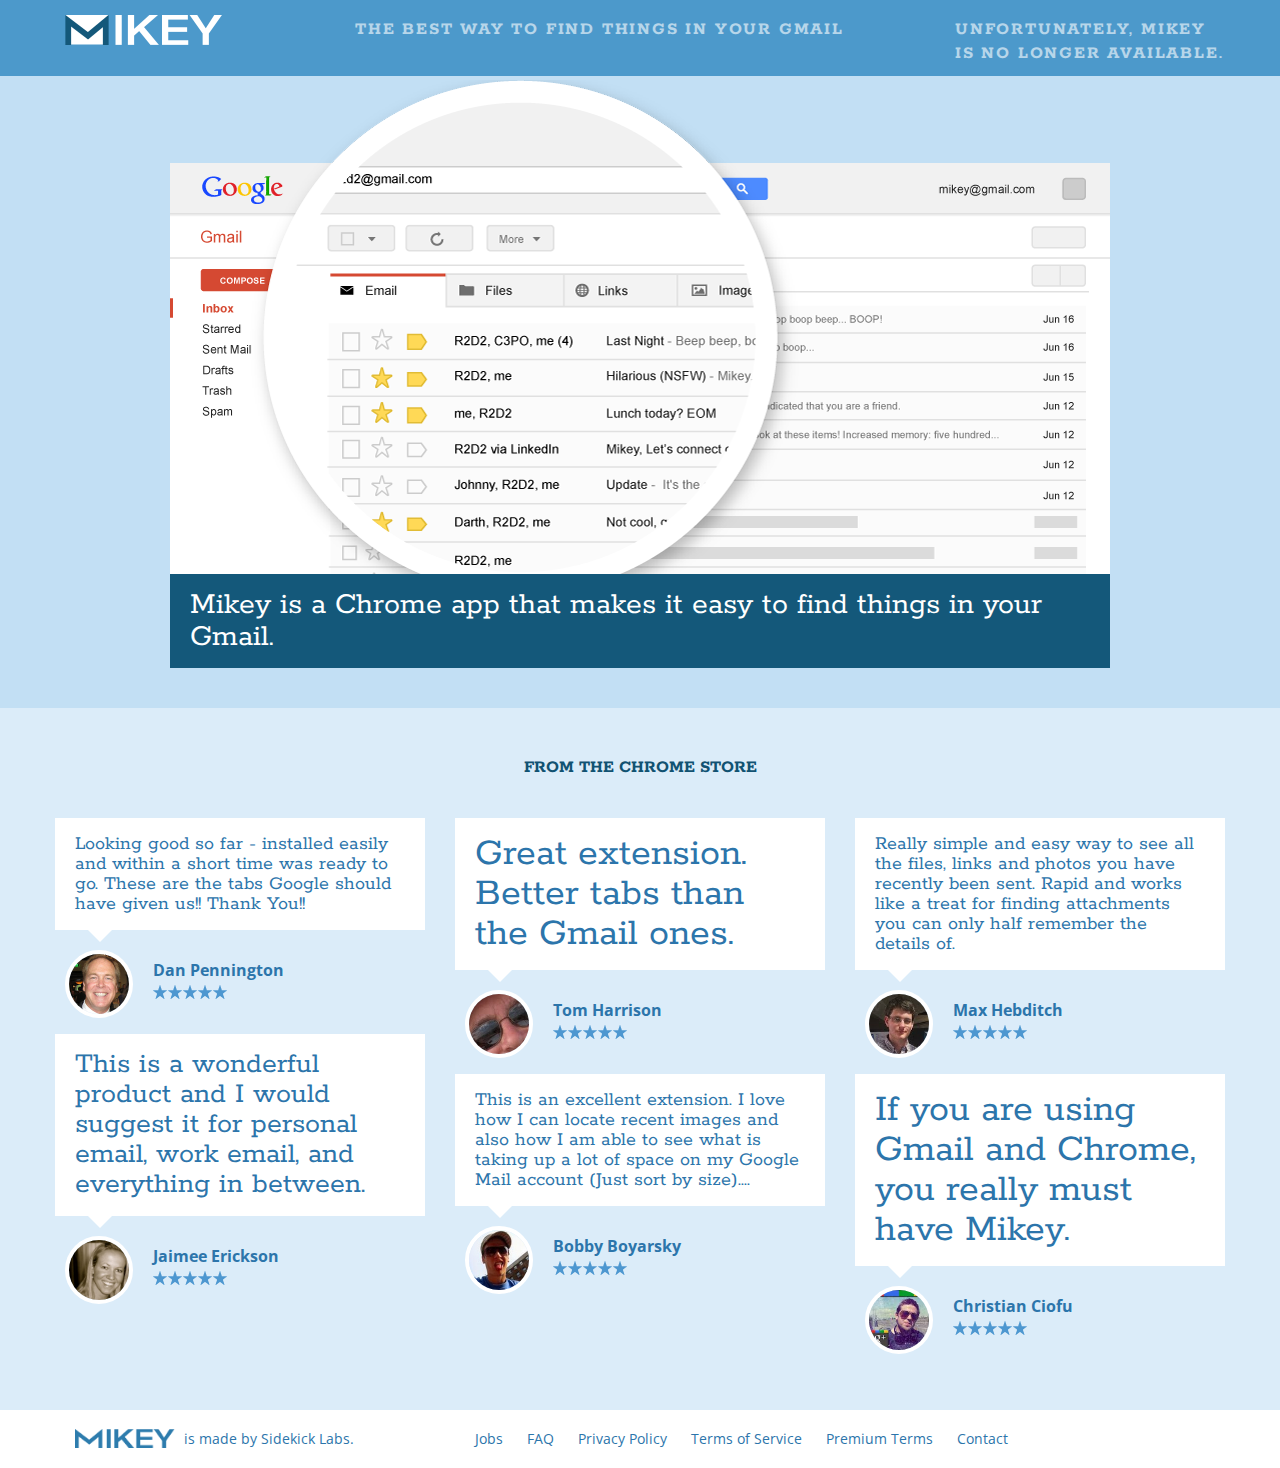
<file: index.html>
<!DOCTYPE html>
<html lang="en">
<head>
<meta charset="utf-8">
<title>Meet Mikey. The best way to find things in your Gmail.</title>
<meta name="description" content="Mikey is a Chrome extension that makes it easy to find pictures, links and files within your Gmail.">
<meta name="author" content="">


<meta name="viewport" content="width=device-width, initial-scale=1.0">
<link href="css/bootstrap.min.css" rel="stylesheet">
<link href="css/bootstrap-responsive.min.css" rel="stylesheet">
<link href="css/mikey.css" rel="stylesheet">


<link href='https://fonts.googleapis.com/css?family=Rokkitt:400,700|Open+Sans:400,300,700' rel='stylesheet' type='text/css'>
<link href='https://fonts.googleapis.com/css?family=Open+Sans+Condensed:300,300italic,700' rel='stylesheet' type='text/css'>

<link rel="shortcut icon" href="/img/mikey.ico" type="img/x-icon">
<link rel="icon" href="/img/mikey.ico" type="image/x-icon">

<script src="js/jquery-min.js"></script>
<script src="js/bootstrap.min.js"></script>
<script type="text/javascript">

  setTimeout (function () {
    if (document.getElementById('extension-is-installed')) {
      document.getElementById('install-button').style.display = 'none';
    }
  }, 250);

  var chromeSuccess = function () {
    console.log ('success');
  }

  var chromeFail = function (err) {
    console.log ('fail', err);
  }

</script>


</head>

<body>



  <div class="one-band">
    <div class="container">
      <div class="row">
        <div class="span3">
          <div class="logo-box">
            <div class="header-logo"><img src="img/logo.png"></div>
          </div>
        </div>

        <div class="span6">
          <p class="header-tagline">The best way to find things in your Gmail</p>
        </div>
      
      <div class="span3 hidden-phone hidden-tablet">
        <p class="header-tagline">Unfortunately, Mikey is no longer available.</p>
      </div class="span2">
  </div>
    
   
    </div>
  </div>


  <div class="two-band">
    <div class="container">
      <div class="row">
        <div class="span12">
          <div id="myCarousel" class="carousel slide hidden-phone " style="max-width:940px; margin: 20px auto 0px auto;">

            <div class="carousel-inner">
              <div class="item active">
                <img src="img/screen1.png" alt="">
                <div class="carousel-caption">
                  <p>Mikey is a Chrome app that makes it easy to find things in your Gmail.</p>
                </div>
              </div>
               <div class="item">
                <img src="img/screen2.png" alt="">
                <div class="carousel-caption">
                  <p>Search, browse and sort all the files in your inbox directly.</p>
                </div>
              </div>
              <div class="item">
                <img src="img/screen3.png" alt="">
                <div class="carousel-caption">
                  <p>Mikey pulls out the links that matter and follows them, so you can search based on the content of the links you have sent and received.</p>
                </div>
              </div>
              <div class="item">
                <img src="img/screen4.png" alt="">
                <div class="carousel-caption">
                  <p>Mikey lets you explore and search all the images you've sent or received in a visual layout.</p>
                </div>
              </div>
            </div>
            <a class="left carousel-control" href="#myCarousel" data-slide="prev">‹</a>
            <a class="right carousel-control" href="#myCarousel" data-slide="next">›</a>
          </div>
        </div>
         </div>
    </div>

    <div class="hidden-desktop hidden-tablet">

    <div class="container">
      <div class="fluid-row">
        <div class="spen12">



          <div class="special-text">Mikey adds awesome tabs to desktop Gmail.</div>
          <img style="max-width:940px width:auto;" src="img/screens/tabs.png">
        </div>
      </div>
    </div>
        

     
</div>
</div>


</div>



  <div class="container three-band">
    <h1 class="home">from the Chrome store</h1>
   
      <div class="row">
        <div class="span4">
          <div class="test-quote">
            <div class="test-text small">
              Looking good so far - installed easily and within a short time was ready to go. These are the tabs Google should have given us!!
              Thank You!!
            </div>
            <div class="test-user">
              <img class="test-user-image" src="img/test/dan-p.jpg"></img>
              
              <div class="test-user-name">
                Dan Pennington
              </div>
              <div class="test-sub">
                <div class="star"></div>
                <div class="star"></div>
                <div class="star"></div>
                <div class="star"></div>
                <div class="star"></div>
              </div>
          </div>
          
          </div>
          <div class="test-quote">
            <div class="test-text">
              This is a wonderful product and I would suggest it for personal email, work email, and everything in between.
            </div>
            <div class="test-user">
              <img class="test-user-image" src="img/test/jaimee-e.jpg"></img>
              
              <div class="test-user-name">
                Jaimee Erickson
              </div>
              <div class="test-sub">
                <div class="star"></div>
                <div class="star"></div>
                <div class="star"></div>
                <div class="star"></div>
                <div class="star"></div>
              </div>
            </div>
          </div>
        
        </div>
      

      <div class="span4">
          <div class="test-quote">
            <div class="test-text big">
              Great extension. Better tabs than the Gmail ones.
            </div>
            <div class="test-user">
              <img class="test-user-image" src="img/test/tom-h.jpg"></img>
              
              <div class="test-user-name">
                Tom Harrison
              </div>
              <div class="test-sub">
                <div class="star"></div>
                <div class="star"></div>
                <div class="star"></div>
                <div class="star"></div>
                <div class="star"></div>
              </div>
          </div>
          
          </div>
          <div class="test-quote">
            <div class="test-text small">
              This is an excellent extension. I love how I can locate recent images and also how I am able to see what is taking up a lot of space on my Google Mail account (Just sort by size)....
            </div>
            <div class="test-user">
              <img class="test-user-image" src="img/test/bobby-b.jpg"></img>
              
              <div class="test-user-name">
                Bobby Boyarsky
              </div>
              <div class="test-sub">
                <div class="star"></div>
                <div class="star"></div>
                <div class="star"></div>
                <div class="star"></div>
                <div class="star"></div>
              </div>
            </div>
          </div>
        
      </div>

      <div class="span4">
          <div class="test-quote">
            <div class="test-text small">
              Really simple and easy way to see all the files, links and photos you have recently been sent. Rapid and works like a treat for finding attachments you can only half remember the details of.
            </div>
            <div class="test-user">
              <img class="test-user-image" src="img/test/max-h.jpg"></img>
              
              <div class="test-user-name">
                Max Hebditch
              </div>
              <div class="test-sub">
                <div class="star"></div>
                <div class="star"></div>
                <div class="star"></div>
                <div class="star"></div>
                <div class="star"></div>
              </div>
          </div>
          
          </div>
          <div class="test-quote">
            <div class="test-text big">
              If you are using Gmail and Chrome, you really must have Mikey.
            </div>
            <div class="test-user">
              <img class="test-user-image" src="img/test/christian-c.jpg"></img>
              
              <div class="test-user-name">
                Christian Ciofu
              </div>
              <div class="test-sub">
                <div class="star"></div>
                <div class="star"></div>
                <div class="star"></div>
                <div class="star"></div>
                <div class="star"></div>
              </div>
            </div>
          </div>
        
        </div>



      </div>
 


  </div>


<!-- <div class="three-band">
  <div class="container-fluid">
    <h1 class="home" style="margin-bottom: 20px;">used by smart people at</h1>
      <div class="logo-block">
    

        <div class="single-logo">
          <img src="img/companies-box.png">
          <div class="logo-text">
            Box
          </div>
        </div>

        <div class="single-logo">
          <img src="img/companies-google.png">
          <div class="logo-text">
            Google
          </div>
        </div>

     

        <div class="single-logo">
          <img src="img/companies-huffpo.png">
          <div class="logo-text">
            The Huffington Post
          </div>
        </div>

        <div class="single-logo">
          <img src="img/companies-ideo.png">
          <div class="logo-text">
            IDEO
          </div>
        </div>

 

      </div>

  </div>
</div> -->

<!-- <div class="three-band">
  <div class="container-fluid">
    <h1 class="home">Featured in</h1>
      <div class="logo-block">
    

        <div class="single-logo">
          <img src="img/techcrunch.png">
          <div class="logo-text">
            TechCrunch
          </div>
        </div>

        <div class="single-logo">
          <img src="img/dish-daily.png">
          <div class="logo-text">
            Dish Daily
          </div>
        </div>

     

        <div class="single-logo">
          <img src="img/next-web.png">
          <div class="logo-text">
            The Next Web
          </div>
        </div>

        <div class="single-logo">
          <img src="img/xconomy.png">
          <div class="logo-text">
            Xconomy
          </div>
        </div>

        <div class="single-logo">
          <img src="img/digital-trends.png">
          <div class="logo-text">
            Digital Trends
          </div>
        </div>

      </div>

  </div>
</div> -->

  

<div class="footer-band">
  <div class="container">
    
    <div class="row">
      
      <div class="span4">
        <div class="footer-text">
          <a href="index.html"><img src="img/footer-logo.png" style="width:100px; margin-right:5px; display:inline-block; margin-top: -4px;"></a> is made by Sidekick Labs.
        </div>
      </div>

      <div class="span8">
        <div class="footer-text">
          <a href="jobs.html">Jobs</a>
          <a href="faq.html">FAQ</a>
          <a href="privacy.html">Privacy Policy</a>
          <a href="terms.html">Terms of Service</a>
          <a href="premium-terms.html">Premium Terms</a>
          <a href="mailto:support@mikeyteam.com">Contact</a>
        </div>
      </div>
    
    </div>

  </div>
</div>









<!-- Le javascript
    ================================================== -->
<!-- Placed at the end of the document so the pages load faster -->
<!-- <script type="text/javascript"> var win = $(window)


win.scroll(function(){

  winTop = win.scrollTop();

  if (winTop >= 0 && winTop < 240) {
    $('body').removeClass('color2 color3');
    $('body').addClass('color1');
  }

  else if (winTop >= 240 && winTop < 860) {
    $('body').removeClass('color1 color3');
    $('body').addClass('color2');
  }

  else if (winTop >= 860 && winTop < 1520) {
    $('body').removeClass('color1 color2');
    $('body').addClass('color3');
  }

  else if (winTop >= 1520 && winTop < 1900) {
    $('body').removeClass('color1 color3');
    $('body').addClass('color2');
  }

  else if (winTop >= 1900 ) {
    $('body').removeClass('color2 color3');
    $('body').addClass('color1');
  }



});
</script> -->


<script type="text/javascript">

 var _gaq = _gaq || [];
 _gaq.push(['_setAccount', 'UA-39249462-1']);
 _gaq.push(['_trackPageview']);

 (function() {
   var ga = document.createElement('script'); ga.type = 'text/javascript'; ga.async = true;
   ga.src = ('https:' == document.location.protocol ? 'https://ssl' : 'http://www') + '.google-analytics.com/ga.js';
   var s = document.getElementsByTagName('script')[0]; s.parentNode.insertBefore(ga, s);
 })();
</script>

<script>
  $(document).ready(function(){
    $('.carousel').carousel({
      interval: 4000
    });
  });

var browser = $.browser;
 var isChrome = true;
 if ( browser && ( ! browser.chrome ) ) {
 isChrome = false;
 }
 if ( ! isChrome ) {
 $('#install-button').hide();
 $('#wrong-browser').show();
 }
 </script>

</body>
</html>
</file>
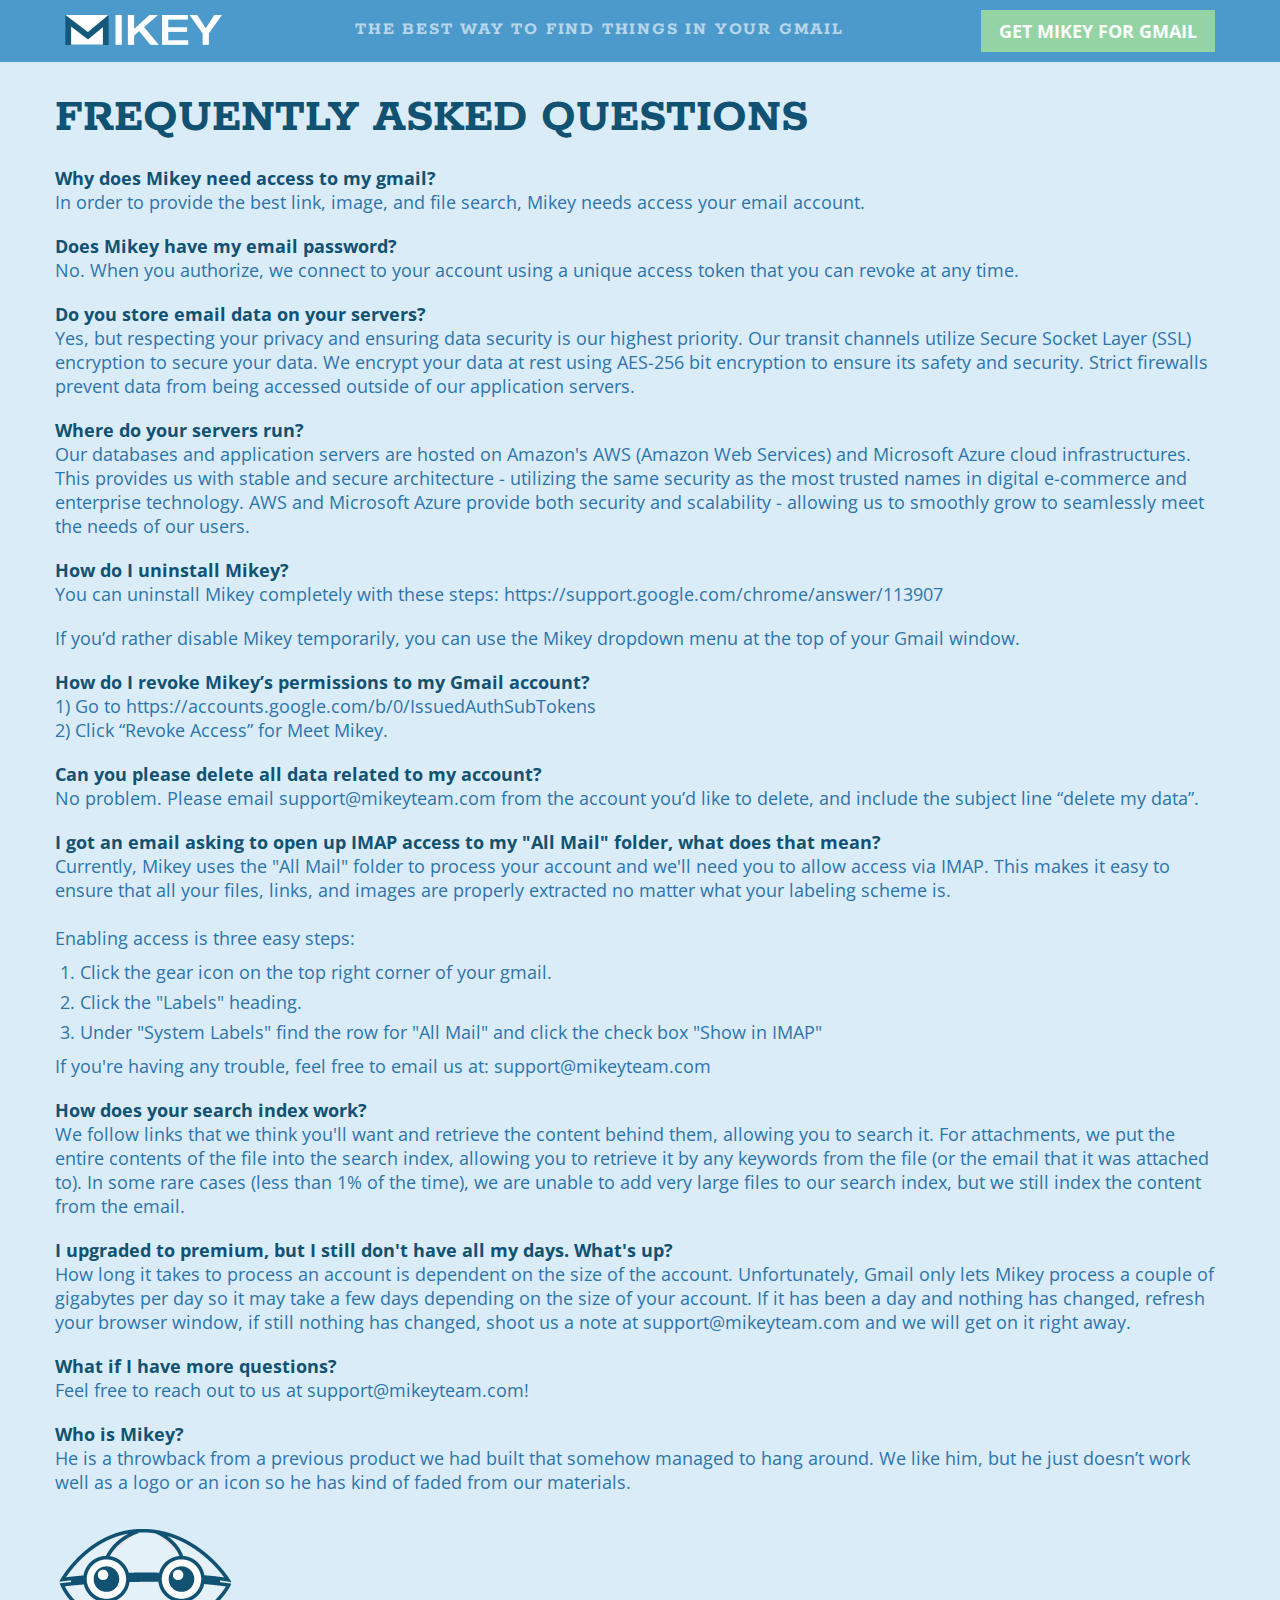
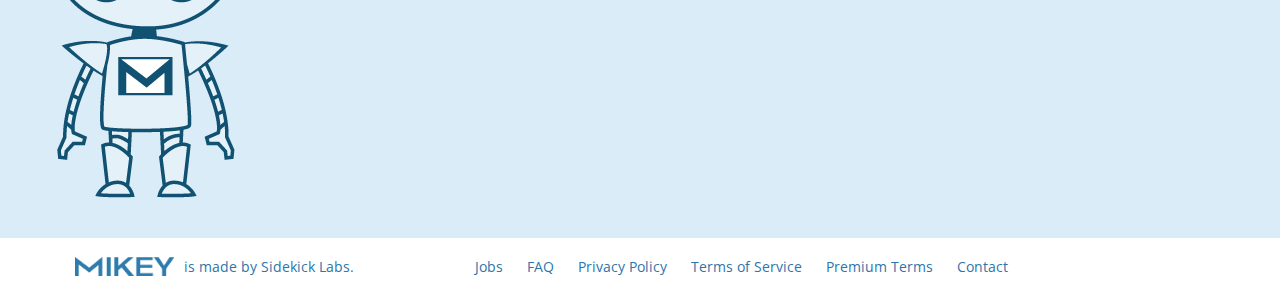
<file: faq.html>
<!DOCTYPE html>
<html lang="en">
<head>
<meta charset="utf-8">
<title>Meet Mikey. The best way to find things in your Gmail.</title>
<meta name="description" content="Mikey is a Chrome extension that makes it easy to find pictures, links and files within your Gmail.">
<meta name="author" content="">


<meta name="viewport" content="width=device-width, initial-scale=1.0">
<link href="css/bootstrap.min.css" rel="stylesheet">
<link href="css/bootstrap-responsive.min.css" rel="stylesheet">
<link href="css/mikey.css" rel="stylesheet">
<link rel="chrome-webstore-item" href="https://chrome.google.com/webstore/detail/pfbeimpckikjpnjhcbpikdjnelnblhnn">


<link href='https://fonts.googleapis.com/css?family=Rokkitt:400,700|Open+Sans:400,300,700' rel='stylesheet' type='text/css'>
<link href='https://fonts.googleapis.com/css?family=Open+Sans+Condensed:300,300italic,700' rel='stylesheet' type='text/css'>

<link rel="shortcut icon" href="/img/mikey.ico" type="img/x-icon">
<link rel="icon" href="/img/mikey.ico" type="image/x-icon">

<script src="js/jquery-min.js"></script>
<script src="js/bootstrap.min.js"></script>
<script type="text/javascript">

  setTimeout (function () {
    if (document.getElementById('extension-is-installed')) {
      document.getElementById('install-button').style.display = 'none';
    }
  }, 250);

  var chromeSuccess = function () {
    console.log ('success');
  }

  var chromeFail = function (err) {
    console.log ('fail', err);
  }

</script>


</head>

<body>



  <div class="one-band">
    <div class="container">
      <div class="row">
        <div class="span3">
          <div class="logo-box">
            <div class="header-logo"><img src="img/logo.png"></div>
          </div>
        </div>

        <div class="span6">
          <p class="header-tagline">The best way to find things in your Gmail</p>
        </div>
      
      <div class="span3 hidden-phone hidden-tablet">
        <div class="download-button hidden-phone hidden-tablet" id="install-button" onclick="chrome.webstore.install('https://chrome.google.com/webstore/detail/pfbeimpckikjpnjhcbpikdjnelnblhnn', chromeSuccess, chromeFail)">Get Mikey for Gmail</div>

        <a href="https://www.google.com/intl/en/chrome/browser/" id='wrong-browser' class="download-button" style='display:none;'>Get Chrome
        </a>
        <script type="text/javascript">
        </script>
      </div class="span2">
  </div>
    
   
    </div>
  </div>




  <div class="container three-band" style="padding-top:80px;">
    <h1 class="page-title">Frequently asked questions</h1>

    <p><strong>Why does Mikey need access to my gmail?</strong><br>
    In order to provide the best link, image, and file search, Mikey needs access your email account.</p>

    <p><strong>Does Mikey have my email password?</strong><br>
    No. When you authorize, we connect to your account using a unique access token that you can revoke at any time.</p>

    <p><strong>Do you store email data on your servers?</strong><br>
    Yes, but respecting your privacy and ensuring data security is our highest priority. Our transit channels utilize Secure Socket Layer (SSL) encryption to secure your data. We encrypt your data at rest using AES-256 bit encryption to ensure its safety and security. Strict firewalls prevent data from being accessed outside of our application servers.</p>

    <p><strong>Where do your servers run?</strong><br>
    Our databases and application servers are hosted on Amazon's AWS (Amazon Web Services) and Microsoft Azure cloud infrastructures. This provides us with stable and secure architecture - utilizing the same security as the most trusted names in digital e-commerce and enterprise technology. AWS and Microsoft Azure provide both security and scalability - allowing us to smoothly grow to seamlessly meet the needs of our users.</p>

    <p><strong>How do I uninstall Mikey?</strong><br>
    You can uninstall Mikey completely with these steps: <a href="https://support.google.com/chrome/answer/113907">https://support.google.com/chrome/answer/113907</a></p>

    <p>If you’d rather disable Mikey temporarily, you can use the Mikey dropdown menu at the top of your Gmail window.</p>


    <strong><p>How do I revoke Mikey’s permissions to my Gmail account?</strong><br>
    1) Go to <a href="https://accounts.google.com/b/0/IssuedAuthSubTokens">https://accounts.google.com/b/0/IssuedAuthSubTokens</a><br>
    2) Click “Revoke Access” for Meet Mikey.</p>

    <p><strong>Can you please delete all data related to my account?</strong><br>
    No problem.  Please email <a href="mailto:support@mikeyteam.com">support@mikeyteam.com</a> from the account you’d like to delete, and include the subject line “delete my data”.</p>

    <p><strong>I got an email asking to open up IMAP access to my "All Mail" folder, what does that mean?</strong><br>
    Currently, Mikey uses the "All Mail" folder to process your account and we'll need you to allow access via IMAP. This makes it easy to ensure that all your files, links, and images are properly extracted no matter what your labeling scheme is.<br><br>

    Enabling access is three easy steps:

    <ol>
    <li> Click the gear icon on the top right corner of your gmail. </li>
    <li> Click the "Labels" heading. </li>
    <li> Under "System Labels" find the row for "All Mail" and click the check box "Show in IMAP" </li>
    </ol>

    If you're having any trouble, feel free to email us at: <a href="mailto:support@mikeyteam.com">support@mikeyteam.com</a></p>

    <p><strong>How does your search index work?</strong><br>
    We follow links that we think you'll want and retrieve the content behind them, allowing you to search it.  For attachments, we put the entire contents of the file into the search index, allowing you to retrieve it by any keywords from the file (or the email that it was attached to).  In some rare cases (less than 1% of the time), we are unable to add very large files to our search index, but we still index the content from the email.

    <p><strong>I upgraded to premium, but I still don't have all my days. What's up?</strong><br>
    How long it takes to process an account is dependent on the size of the account. Unfortunately, Gmail only lets Mikey process a couple of gigabytes per day so it may take a few days depending on the size of your account. If it has been a day and nothing has changed, refresh your browser window, if still nothing has changed, shoot us a note at <a href="mailto:support@mikeyteam.com">support@mikeyteam.com</a> and we will get on it right away.
  

    <p><strong>What if I have more questions?</strong><br>
    Feel free to reach out to us at <a href="mailto:support@mikeyteam.com">support@mikeyteam.com</a>!</p>

    <p><strong>Who is Mikey?</strong><br>
    He is a throwback from a previous product we had built that somehow managed to hang around. We like him, but he just doesn’t work well as a logo or an icon so he has kind of faded from our materials.</p>

    <img style="margin-top:20px;" src="img/mikey-faq.png">


  </div>


<!-- <div class="three-band">
  <div class="container-fluid">
    <h1 class="home" style="margin-bottom: 20px;">used by smart people at</h1>
      <div class="logo-block">
    

        <div class="single-logo">
          <img src="img/companies-box.png">
          <div class="logo-text">
            Box
          </div>
        </div>

        <div class="single-logo">
          <img src="img/companies-google.png">
          <div class="logo-text">
            Google
          </div>
        </div>

     

        <div class="single-logo">
          <img src="img/companies-huffpo.png">
          <div class="logo-text">
            The Huffington Post
          </div>
        </div>

        <div class="single-logo">
          <img src="img/companies-ideo.png">
          <div class="logo-text">
            IDEO
          </div>
        </div>

 

      </div>

  </div>
</div> -->

<!-- <div class="three-band">
  <div class="container-fluid">
    <h1 class="home">Featured in</h1>
      <div class="logo-block">
    

        <div class="single-logo">
          <img src="img/techcrunch.png">
          <div class="logo-text">
            TechCrunch
          </div>
        </div>

        <div class="single-logo">
          <img src="img/dish-daily.png">
          <div class="logo-text">
            Dish Daily
          </div>
        </div>

     

        <div class="single-logo">
          <img src="img/next-web.png">
          <div class="logo-text">
            The Next Web
          </div>
        </div>

        <div class="single-logo">
          <img src="img/xconomy.png">
          <div class="logo-text">
            Xconomy
          </div>
        </div>

        <div class="single-logo">
          <img src="img/digital-trends.png">
          <div class="logo-text">
            Digital Trends
          </div>
        </div>

      </div>

  </div>
</div> -->

  

<div class="footer-band">
  <div class="container">
    
    <div class="row">
      
      <div class="span4">
        <div class="footer-text">
          <a href="index.html"><img src="img/footer-logo.png" style="width:100px; margin-right:5px; display:inline-block; margin-top: -4px;"></a> is made by Sidekick Labs.
        </div>
      </div>

      <div class="span8">
        <div class="footer-text">
          <a href="jobs.html">Jobs</a>
          <a href="faq.html">FAQ</a>
          <a href="privacy.html">Privacy Policy</a>
          <a href="terms.html">Terms of Service</a>
          <a href="premium-terms.html">Premium Terms</a>
          <a href="mailto:support@mikeyteam.com">Contact</a>
        </div>
      </div>
    
    </div>

  </div>
</div>









<!-- Le javascript
    ================================================== -->
<!-- Placed at the end of the document so the pages load faster -->
<!-- <script type="text/javascript"> var win = $(window)


win.scroll(function(){

  winTop = win.scrollTop();

  if (winTop >= 0 && winTop < 240) {
    $('body').removeClass('color2 color3');
    $('body').addClass('color1');
  }

  else if (winTop >= 240 && winTop < 860) {
    $('body').removeClass('color1 color3');
    $('body').addClass('color2');
  }

  else if (winTop >= 860 && winTop < 1520) {
    $('body').removeClass('color1 color2');
    $('body').addClass('color3');
  }

  else if (winTop >= 1520 && winTop < 1900) {
    $('body').removeClass('color1 color3');
    $('body').addClass('color2');
  }

  else if (winTop >= 1900 ) {
    $('body').removeClass('color2 color3');
    $('body').addClass('color1');
  }



});
</script> -->


<script type="text/javascript">

 var _gaq = _gaq || [];
 _gaq.push(['_setAccount', 'UA-39249462-1']);
 _gaq.push(['_trackPageview']);

 (function() {
   var ga = document.createElement('script'); ga.type = 'text/javascript'; ga.async = true;
   ga.src = ('https:' == document.location.protocol ? 'https://ssl' : 'http://www') + '.google-analytics.com/ga.js';
   var s = document.getElementsByTagName('script')[0]; s.parentNode.insertBefore(ga, s);
 })();
</script>

<script>
  $(document).ready(function(){
    $('.carousel').carousel({
      interval: 4000
    });
  });

var browser = $.browser;
 var isChrome = true;
 if ( browser && ( ! browser.chrome ) ) {
 isChrome = false;
 }
 if ( ! isChrome ) {
 $('#install-button').hide();
 $('#wrong-browser').show();
 }
 </script>

</body>
</html>
</file>
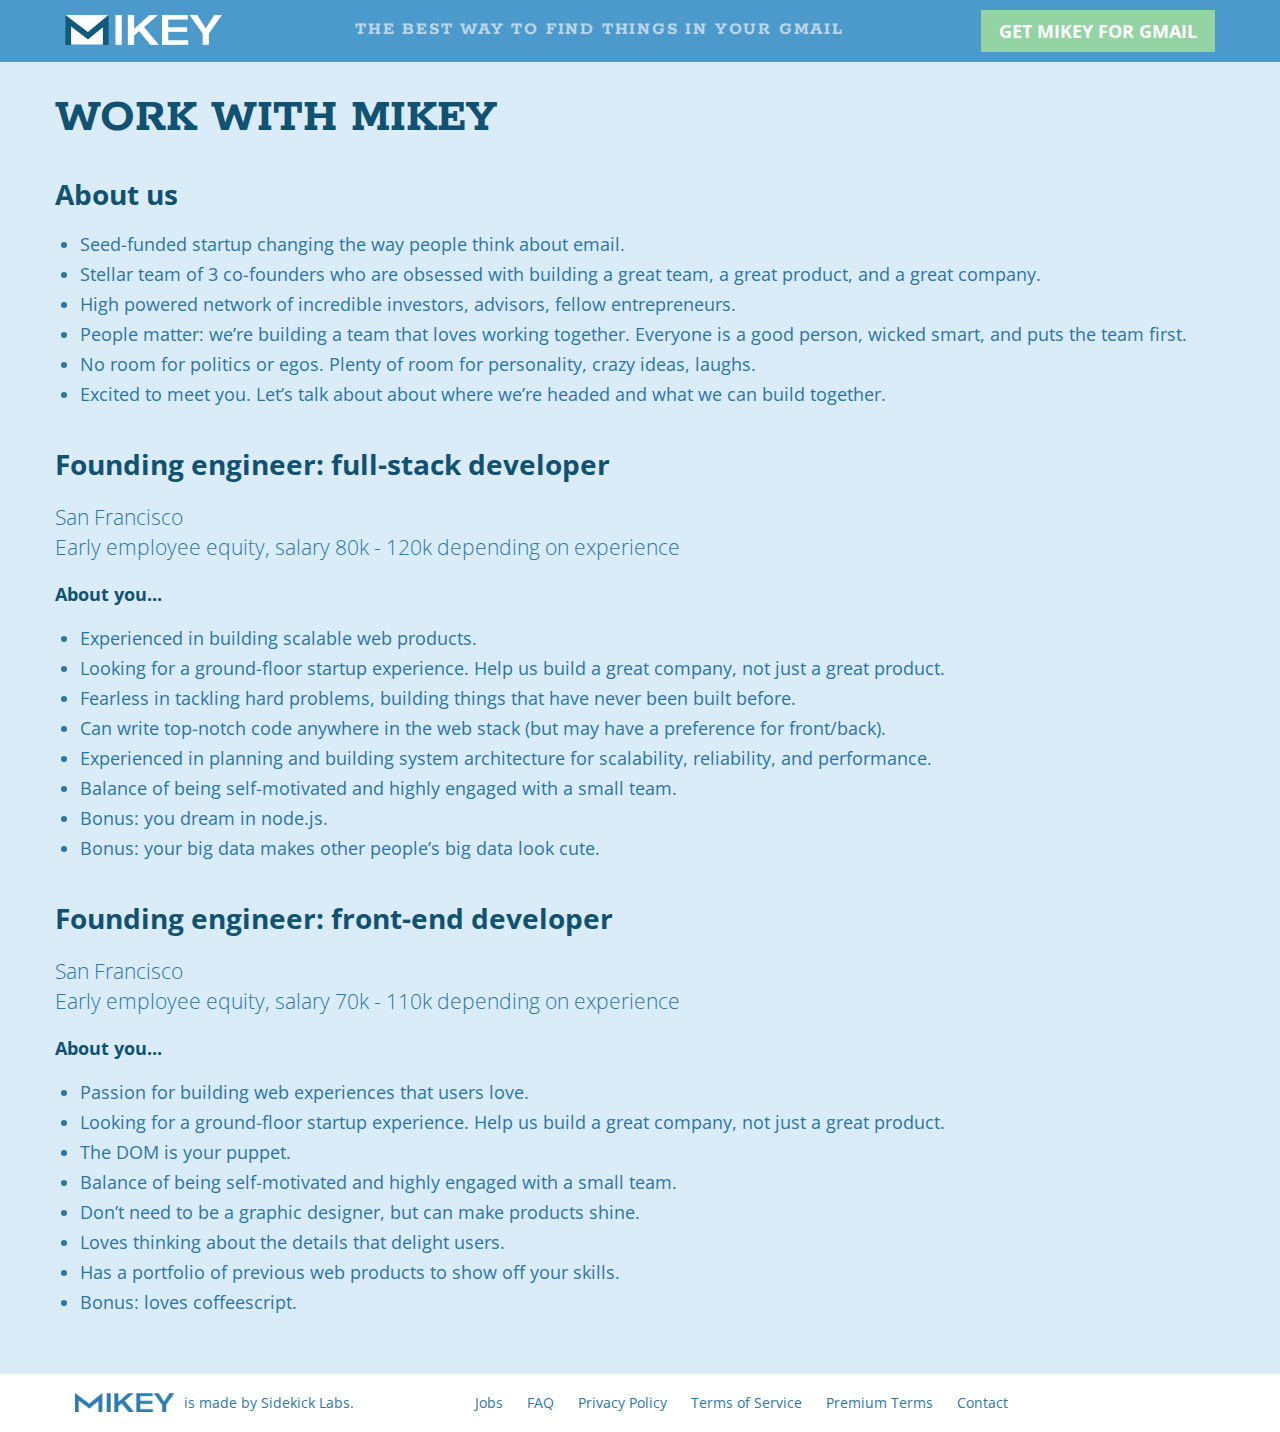
<file: jobs.html>
<!DOCTYPE html>
<html lang="en">
<head>
<meta charset="utf-8">
<title>Meet Mikey. The best way to find things in your Gmail.</title>
<meta name="description" content="Mikey is a Chrome extension that makes it easy to find pictures, links and files within your Gmail.">
<meta name="author" content="">


<meta name="viewport" content="width=device-width, initial-scale=1.0">
<link href="css/bootstrap.min.css" rel="stylesheet">
<link href="css/bootstrap-responsive.min.css" rel="stylesheet">
<link href="css/mikey.css" rel="stylesheet">
<link rel="chrome-webstore-item" href="https://chrome.google.com/webstore/detail/pfbeimpckikjpnjhcbpikdjnelnblhnn">


<link href='https://fonts.googleapis.com/css?family=Rokkitt:400,700|Open+Sans:400,300,700' rel='stylesheet' type='text/css'>
<link href='https://fonts.googleapis.com/css?family=Open+Sans+Condensed:300,300italic,700' rel='stylesheet' type='text/css'>

<link rel="shortcut icon" href="/img/mikey.ico" type="img/x-icon">
<link rel="icon" href="/img/mikey.ico" type="image/x-icon">

<script src="js/jquery-min.js"></script>
<script src="js/bootstrap.min.js"></script>
<script type="text/javascript">

  setTimeout (function () {
    if (document.getElementById('extension-is-installed')) {
      document.getElementById('install-button').style.display = 'none';
    }
  }, 250);

  var chromeSuccess = function () {
    console.log ('success');
  }

  var chromeFail = function (err) {
    console.log ('fail', err);
  }

</script>


</head>

<body>



  <div class="one-band">
    <div class="container">
      <div class="row">
        <div class="span3 hidden-phone hidden-tablet">
          <div class="logo-box">
            <div class="header-logo"><img src="img/logo.png"></div>
          </div>
        </div>

        <div class="span6">
          <p class="header-tagline">The best way to find things in your Gmail</p>
        </div>
      
      <div class="span3">
        <div class="download-button hidden-phone hidden-tablet" id="install-button" onclick="chrome.webstore.install('https://chrome.google.com/webstore/detail/pfbeimpckikjpnjhcbpikdjnelnblhnn', chromeSuccess, chromeFail)">Get Mikey for Gmail</div>

        <a href="https://www.google.com/intl/en/chrome/browser/" id='wrong-browser' class="download-button" style='display:none;'>Get Chrome
        </a>
        <script type="text/javascript">
        </script>
      </div class="span2">
  </div>
    
   
    </div>
  </div>




  <div class="container three-band" style="padding-top:80px;">

<h1 class="page-title">Work with Mikey</h1>


<h2>About us</h2>

<p class="lead">
<ul>
<li>Seed-funded startup changing the way people think about email.</li>
<li>Stellar team of 3 co-founders who are obsessed with building a great team, a great product, and a great company.</li>
<li>High powered network of incredible investors, advisors, fellow entrepreneurs.</li>
<li>People matter: we’re building a team that loves working together.  Everyone is a good person, wicked smart, and puts the team first.</li>
<li>No room for politics or egos.  Plenty of room for personality, crazy ideas, laughs.</li>
<li>Excited to meet you.  Let’s talk about about where we’re headed and what we can build together.</li>
</ul>
</p>



<h2>Founding engineer: full-stack developer</h2>
<p class="lead">San Francisco<br>
Early employee equity, salary 80k - 120k depending on experience
</p>

<strong>About you...</strong>
<p>
<ul>
<li>Experienced in building scalable web products.</li>
<li>Looking for a ground-floor startup experience.  Help us build a great company, not just a great product.</li>
<li>Fearless in tackling hard problems, building things that have never been built before.</li>
<li>Can write top-notch code anywhere in the web stack (but may have a preference for front/back).</li>
<li>Experienced in planning and building system architecture for scalability, reliability, and performance.</li>
<li>Balance of being self-motivated and highly engaged with a small team.</li>
<li>Bonus: you dream in node.js.</li>
<li>Bonus: your big data makes other people’s big data look cute.</li>
</ul>
</p>

<h2>Founding engineer: front-end developer</h2>
<p class="lead">San Francisco<br>
Early employee equity, salary 70k - 110k depending on experience
</p>

<strong>About you...</strong>
<p>
<ul>
<li>Passion for building web experiences that users love.</li>
<li>Looking for a ground-floor startup experience.  Help us build a great company, not just a great product.</li>
<li>The DOM is your puppet.</li>
<li>Balance of being self-motivated and highly engaged with a small team.</li>
<li>Don’t need to be a graphic designer, but can make products shine.</li>
<li>Loves thinking about the details that delight users.</li>
<li>Has a portfolio of previous web products to show off your skills.</li>
<li>Bonus: loves coffeescript.</li>
</ul>
</p>







  </div>


<!-- <div class="three-band">
  <div class="container-fluid">
    <h1 class="home" style="margin-bottom: 20px;">used by smart people at</h1>
      <div class="logo-block">
    

        <div class="single-logo">
          <img src="img/companies-box.png">
          <div class="logo-text">
            Box
          </div>
        </div>

        <div class="single-logo">
          <img src="img/companies-google.png">
          <div class="logo-text">
            Google
          </div>
        </div>

     

        <div class="single-logo">
          <img src="img/companies-huffpo.png">
          <div class="logo-text">
            The Huffington Post
          </div>
        </div>

        <div class="single-logo">
          <img src="img/companies-ideo.png">
          <div class="logo-text">
            IDEO
          </div>
        </div>

 

      </div>

  </div>
</div> -->

<!-- <div class="three-band">
  <div class="container-fluid">
    <h1 class="home">Featured in</h1>
      <div class="logo-block">
    

        <div class="single-logo">
          <img src="img/techcrunch.png">
          <div class="logo-text">
            TechCrunch
          </div>
        </div>

        <div class="single-logo">
          <img src="img/dish-daily.png">
          <div class="logo-text">
            Dish Daily
          </div>
        </div>

     

        <div class="single-logo">
          <img src="img/next-web.png">
          <div class="logo-text">
            The Next Web
          </div>
        </div>

        <div class="single-logo">
          <img src="img/xconomy.png">
          <div class="logo-text">
            Xconomy
          </div>
        </div>

        <div class="single-logo">
          <img src="img/digital-trends.png">
          <div class="logo-text">
            Digital Trends
          </div>
        </div>

      </div>

  </div>
</div> -->

  

<div class="footer-band">
  <div class="container">
    
    <div class="row">
      
      <div class="span4">
        <div class="footer-text">
          <a href="index.html"><img src="img/footer-logo.png" style="width:100px; margin-right:5px; display:inline-block; margin-top: -4px;"></a> is made by Sidekick Labs.
        </div>
      </div>

      <div class="span8">
        <div class="footer-text">
          <a href="jobs.html">Jobs</a>
          <a href="faq.html">FAQ</a>
          <a href="privacy.html">Privacy Policy</a>
          <a href="terms.html">Terms of Service</a>
          <a href="premium-terms.html">Premium Terms</a>
          <a href="mailto:support@mikeyteam.com">Contact</a>
        </div>
      </div>
    
    </div>

  </div>
</div>









<!-- Le javascript
    ================================================== -->
<!-- Placed at the end of the document so the pages load faster -->
<!-- <script type="text/javascript"> var win = $(window)


win.scroll(function(){

  winTop = win.scrollTop();

  if (winTop >= 0 && winTop < 240) {
    $('body').removeClass('color2 color3');
    $('body').addClass('color1');
  }

  else if (winTop >= 240 && winTop < 860) {
    $('body').removeClass('color1 color3');
    $('body').addClass('color2');
  }

  else if (winTop >= 860 && winTop < 1520) {
    $('body').removeClass('color1 color2');
    $('body').addClass('color3');
  }

  else if (winTop >= 1520 && winTop < 1900) {
    $('body').removeClass('color1 color3');
    $('body').addClass('color2');
  }

  else if (winTop >= 1900 ) {
    $('body').removeClass('color2 color3');
    $('body').addClass('color1');
  }



});
</script> -->


<script type="text/javascript">

 var _gaq = _gaq || [];
 _gaq.push(['_setAccount', 'UA-39249462-1']);
 _gaq.push(['_trackPageview']);

 (function() {
   var ga = document.createElement('script'); ga.type = 'text/javascript'; ga.async = true;
   ga.src = ('https:' == document.location.protocol ? 'https://ssl' : 'http://www') + '.google-analytics.com/ga.js';
   var s = document.getElementsByTagName('script')[0]; s.parentNode.insertBefore(ga, s);
 })();
</script>

<script>
  $(document).ready(function(){
    $('.carousel').carousel({
      interval: 4000
    });
  });

var browser = $.browser;
 var isChrome = true;
 if ( browser && ( ! browser.chrome ) ) {
 isChrome = false;
 }
 if ( ! isChrome ) {
 $('#install-button').hide();
 $('#wrong-browser').show();
 }
 </script>

</body>
</html>
</file>
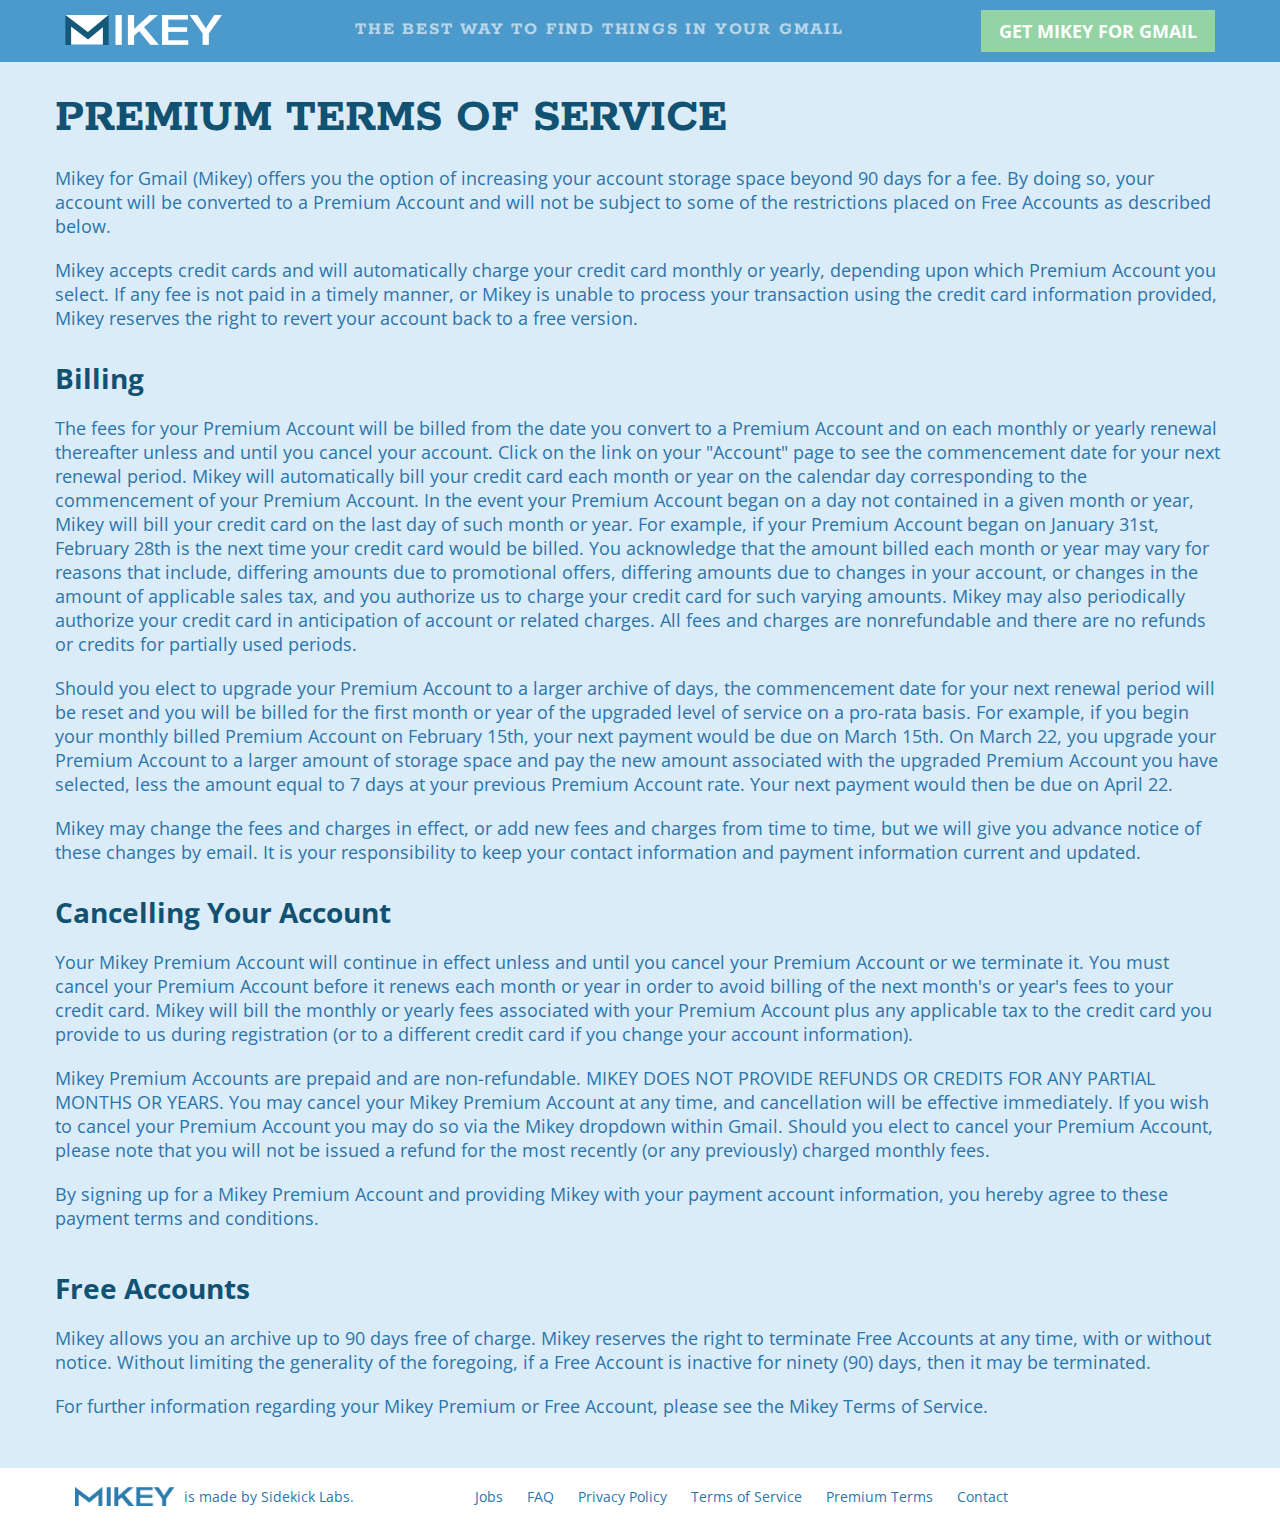
<file: premium-terms.html>
<!DOCTYPE html>
<html lang="en">
<head>
<meta charset="utf-8">
<title>Meet Mikey. The best way to find things in your Gmail.</title>
<meta name="description" content="Mikey is a Chrome extension that makes it easy to find pictures, links and files within your Gmail.">
<meta name="author" content="">


<meta name="viewport" content="width=device-width, initial-scale=1.0">
<link href="css/bootstrap.min.css" rel="stylesheet">
<link href="css/bootstrap-responsive.min.css" rel="stylesheet">
<link href="css/mikey.css" rel="stylesheet">
<link rel="chrome-webstore-item" href="https://chrome.google.com/webstore/detail/pfbeimpckikjpnjhcbpikdjnelnblhnn">


<link href='https://fonts.googleapis.com/css?family=Rokkitt:400,700|Open+Sans:400,300,700' rel='stylesheet' type='text/css'>
<link href='https://fonts.googleapis.com/css?family=Open+Sans+Condensed:300,300italic,700' rel='stylesheet' type='text/css'>

<link rel="shortcut icon" href="/img/mikey.ico" type="img/x-icon">
<link rel="icon" href="/img/mikey.ico" type="image/x-icon">

<script src="js/jquery-min.js"></script>
<script src="js/bootstrap.min.js"></script>
<script type="text/javascript">

  setTimeout (function () {
    if (document.getElementById('extension-is-installed')) {
      document.getElementById('install-button').style.display = 'none';
    }
  }, 250);

  var chromeSuccess = function () {
    console.log ('success');
  }

  var chromeFail = function (err) {
    console.log ('fail', err);
  }

</script>


</head>

<body>



  <div class="one-band">
    <div class="container">
      <div class="row">
        <div class="span3">
          <div class="logo-box">
            <div class="header-logo"><img src="img/logo.png"></div>
          </div>
        </div>

        <div class="span6">
          <p class="header-tagline">The best way to find things in your Gmail</p>
        </div>
      
      <div class="span3 hidden-phone hidden-tablet">
        <div class="download-button hidden-phone hidden-tablet" id="install-button" onclick="chrome.webstore.install('https://chrome.google.com/webstore/detail/pfbeimpckikjpnjhcbpikdjnelnblhnn', chromeSuccess, chromeFail)">Get Mikey for Gmail</div>

        <a href="https://www.google.com/intl/en/chrome/browser/" id='wrong-browser' class="download-button" style='display:none;'>Get Chrome
        </a>
        <script type="text/javascript">
        </script>
      </div class="span2">
  </div>
    
   
    </div>
  </div>




  <div class="container three-band" style="padding-top:80px;">

      <h1 class="page-title">Premium Terms of Service</h1>


<p>Mikey for Gmail (Mikey) offers you the option of increasing your account storage space beyond 90 days for a fee. By doing so, your account will be converted to a Premium Account and will not be subject to some of the restrictions placed on Free Accounts as described below.</p>

<p>Mikey accepts credit cards and will automatically charge your credit card monthly or yearly, depending upon which Premium Account you select. If any fee is not paid in a timely manner, or Mikey is unable to process your transaction using the credit card information provided, Mikey reserves the right to revert your account back to a free version.</p> 

<h2>Billing</h2>

<p>The fees for your Premium Account will be billed from the date you convert to a Premium Account and on each monthly or yearly renewal thereafter unless and until you cancel your account. Click on the link on your "Account" page to see the commencement date for your next renewal period. Mikey will automatically bill your credit card each month or year on the calendar day corresponding to the commencement of your Premium Account. In the event your Premium Account began on a day not contained in a given month or year, Mikey will bill your credit card on the last day of such month or year. For example, if your Premium Account began on January 31st, February 28th is the next time your credit card would be billed. You acknowledge that the amount billed each month or year may vary for reasons that include, differing amounts due to promotional offers, differing amounts due to changes in your account, or changes in the amount of applicable sales tax, and you authorize us to charge your credit card for such varying amounts. Mikey may also periodically authorize your credit card in anticipation of account or related charges. All fees and charges are nonrefundable and there are no refunds or credits for partially used periods.</p>

<p>Should you elect to upgrade your Premium Account to a larger archive of days, the commencement date for your next renewal period will be reset and you will be billed for the first month or year of the upgraded level of service on a pro-rata basis. For example, if you begin your monthly billed Premium Account on February 15th, your next payment would be due on March 15th. On March 22, you upgrade your Premium Account to a larger amount of storage space and pay the new amount associated with the upgraded Premium Account you have selected, less the amount equal to 7 days at your previous Premium Account rate. Your next payment would then be due on April 22.</p>

<p>Mikey may change the fees and charges in effect, or add new fees and charges from time to time, but we will give you advance notice of these changes by email. It is your responsibility to keep your contact information and payment information current and updated.</p>

<h2>Cancelling Your Account</h2>

<p>Your Mikey Premium Account will continue in effect unless and until you cancel your Premium Account or we terminate it. You must cancel your Premium Account before it renews each month or year in order to avoid billing of the next month's or year's fees to your credit card. Mikey will bill the monthly or yearly fees associated with your Premium Account plus any applicable tax to the credit card you provide to us during registration (or to a different credit card if you change your account information).</p>

<p>Mikey Premium Accounts are prepaid and are non-refundable. MIKEY DOES NOT PROVIDE REFUNDS OR CREDITS FOR ANY PARTIAL MONTHS OR YEARS. You may cancel your Mikey Premium Account at any time, and cancellation will be effective immediately. If you wish to cancel your Premium Account you may do so via the Mikey dropdown within Gmail. Should you elect to cancel your Premium Account, please note that you will not be issued a refund for the most recently (or any previously) charged monthly fees.</p>

</p>By signing up for a Mikey Premium Account and providing Mikey with your payment account information, you hereby agree to these payment terms and conditions.</p>

<h2>Free Accounts</h2>

<p>Mikey allows you an archive up to 90 days free of charge. Mikey reserves the right to terminate Free Accounts at any time, with or without notice. Without limiting the generality of the foregoing, if a Free Account is inactive for ninety (90) days, then it may be terminated.</p>

<p>For further information regarding your Mikey Premium or Free Account, please see the Mikey Terms of Service.</p>




  </div>



  

<div class="footer-band">
  <div class="container">
    
    <div class="row">
      
      <div class="span4">
        <div class="footer-text">
          <a href="index.html"><img src="img/footer-logo.png" style="width:100px; margin-right:5px; display:inline-block; margin-top: -4px;"></a> is made by Sidekick Labs.
        </div>
      </div>

      <div class="span8">
        <div class="footer-text">
          <a href="jobs.html">Jobs</a>
          <a href="faq.html">FAQ</a>
          <a href="privacy.html">Privacy Policy</a>
          <a href="terms.html">Terms of Service</a>
          <a href="premium-terms.html">Premium Terms</a>
          <a href="mailto:support@mikeyteam.com">Contact</a>
        </div>
      </div>
    
    </div>

  </div>
</div>









<!-- Le javascript
    ================================================== -->
<!-- Placed at the end of the document so the pages load faster -->
<!-- <script type="text/javascript"> var win = $(window)


win.scroll(function(){

  winTop = win.scrollTop();

  if (winTop >= 0 && winTop < 240) {
    $('body').removeClass('color2 color3');
    $('body').addClass('color1');
  }

  else if (winTop >= 240 && winTop < 860) {
    $('body').removeClass('color1 color3');
    $('body').addClass('color2');
  }

  else if (winTop >= 860 && winTop < 1520) {
    $('body').removeClass('color1 color2');
    $('body').addClass('color3');
  }

  else if (winTop >= 1520 && winTop < 1900) {
    $('body').removeClass('color1 color3');
    $('body').addClass('color2');
  }

  else if (winTop >= 1900 ) {
    $('body').removeClass('color2 color3');
    $('body').addClass('color1');
  }



});
</script> -->


<script type="text/javascript">

 var _gaq = _gaq || [];
 _gaq.push(['_setAccount', 'UA-39249462-1']);
 _gaq.push(['_trackPageview']);

 (function() {
   var ga = document.createElement('script'); ga.type = 'text/javascript'; ga.async = true;
   ga.src = ('https:' == document.location.protocol ? 'https://ssl' : 'http://www') + '.google-analytics.com/ga.js';
   var s = document.getElementsByTagName('script')[0]; s.parentNode.insertBefore(ga, s);
 })();
</script>

<script>
  $(document).ready(function(){
    $('.carousel').carousel({
      interval: 4000
    });
  });

var browser = $.browser;
 var isChrome = true;
 if ( browser && ( ! browser.chrome ) ) {
 isChrome = false;
 }
 if ( ! isChrome ) {
 $('#install-button').hide();
 $('#wrong-browser').show();
 }
 </script>

</body>
</html>
</file>
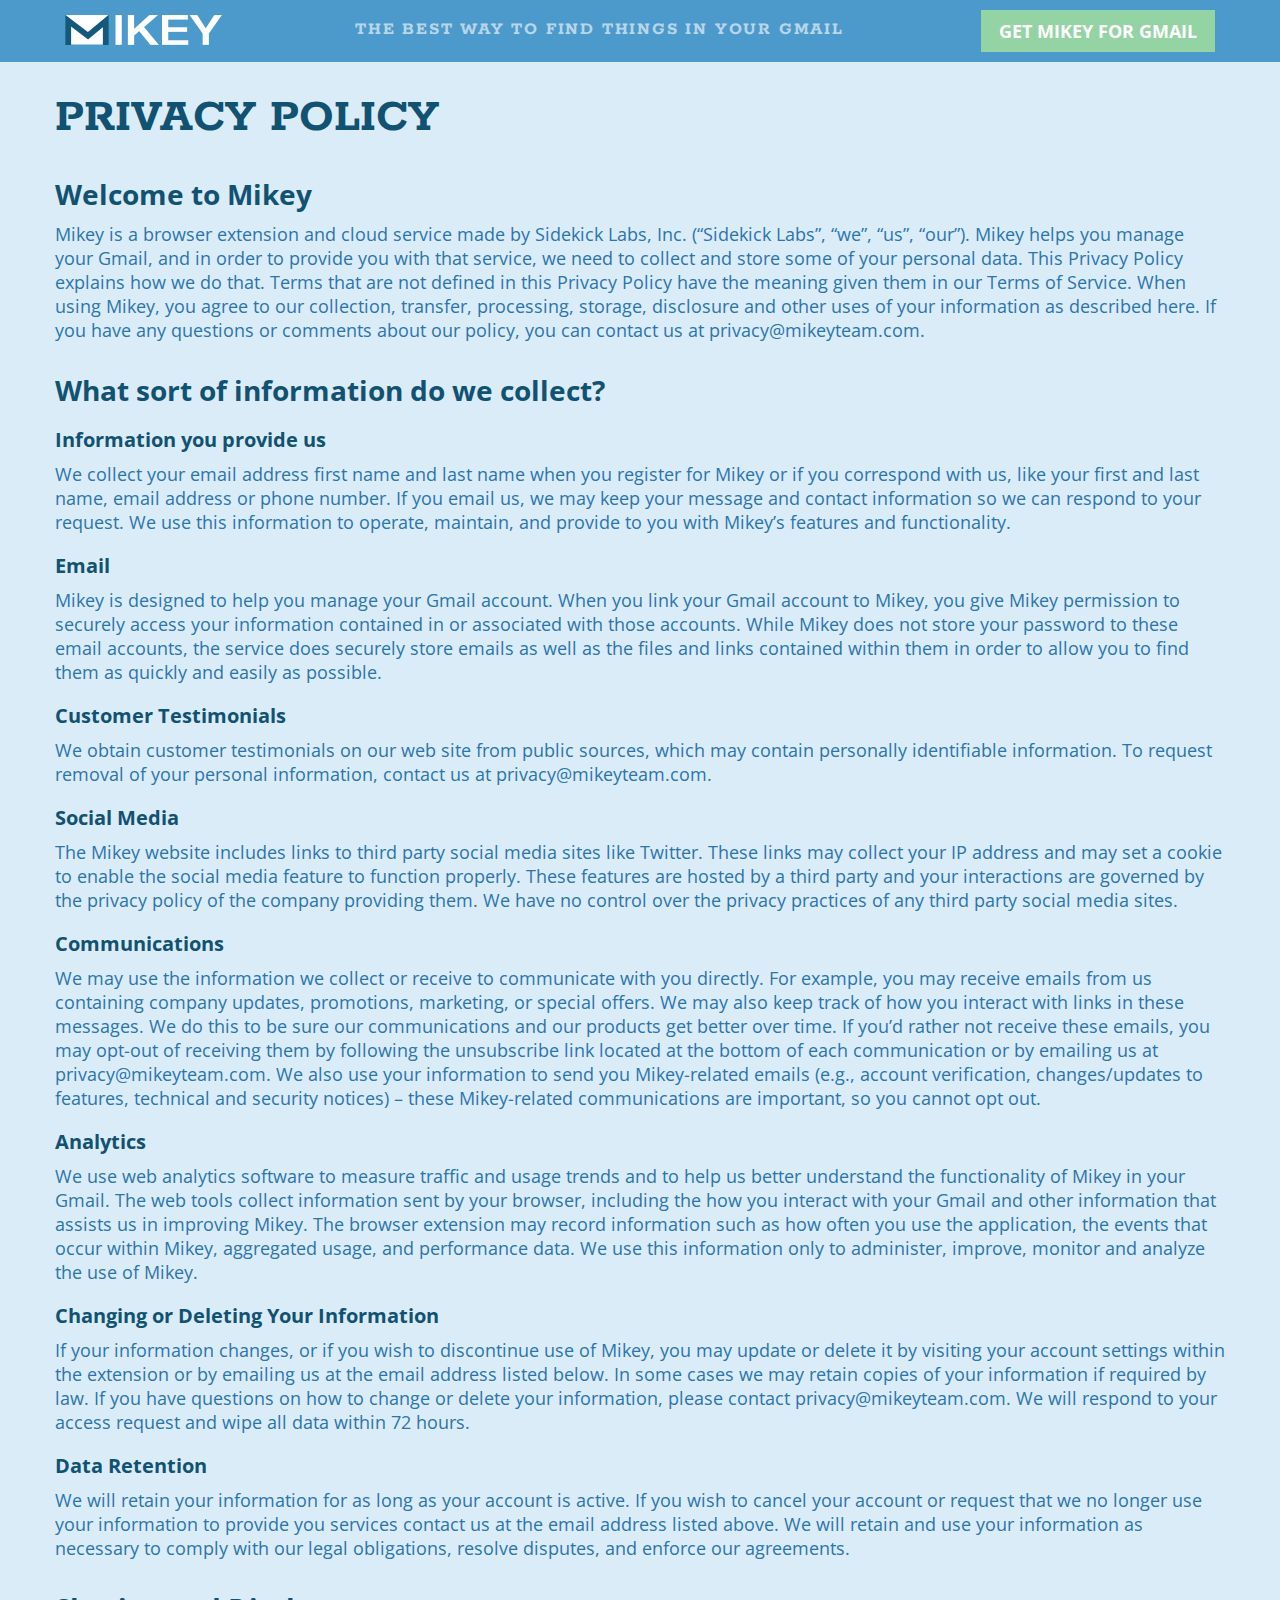
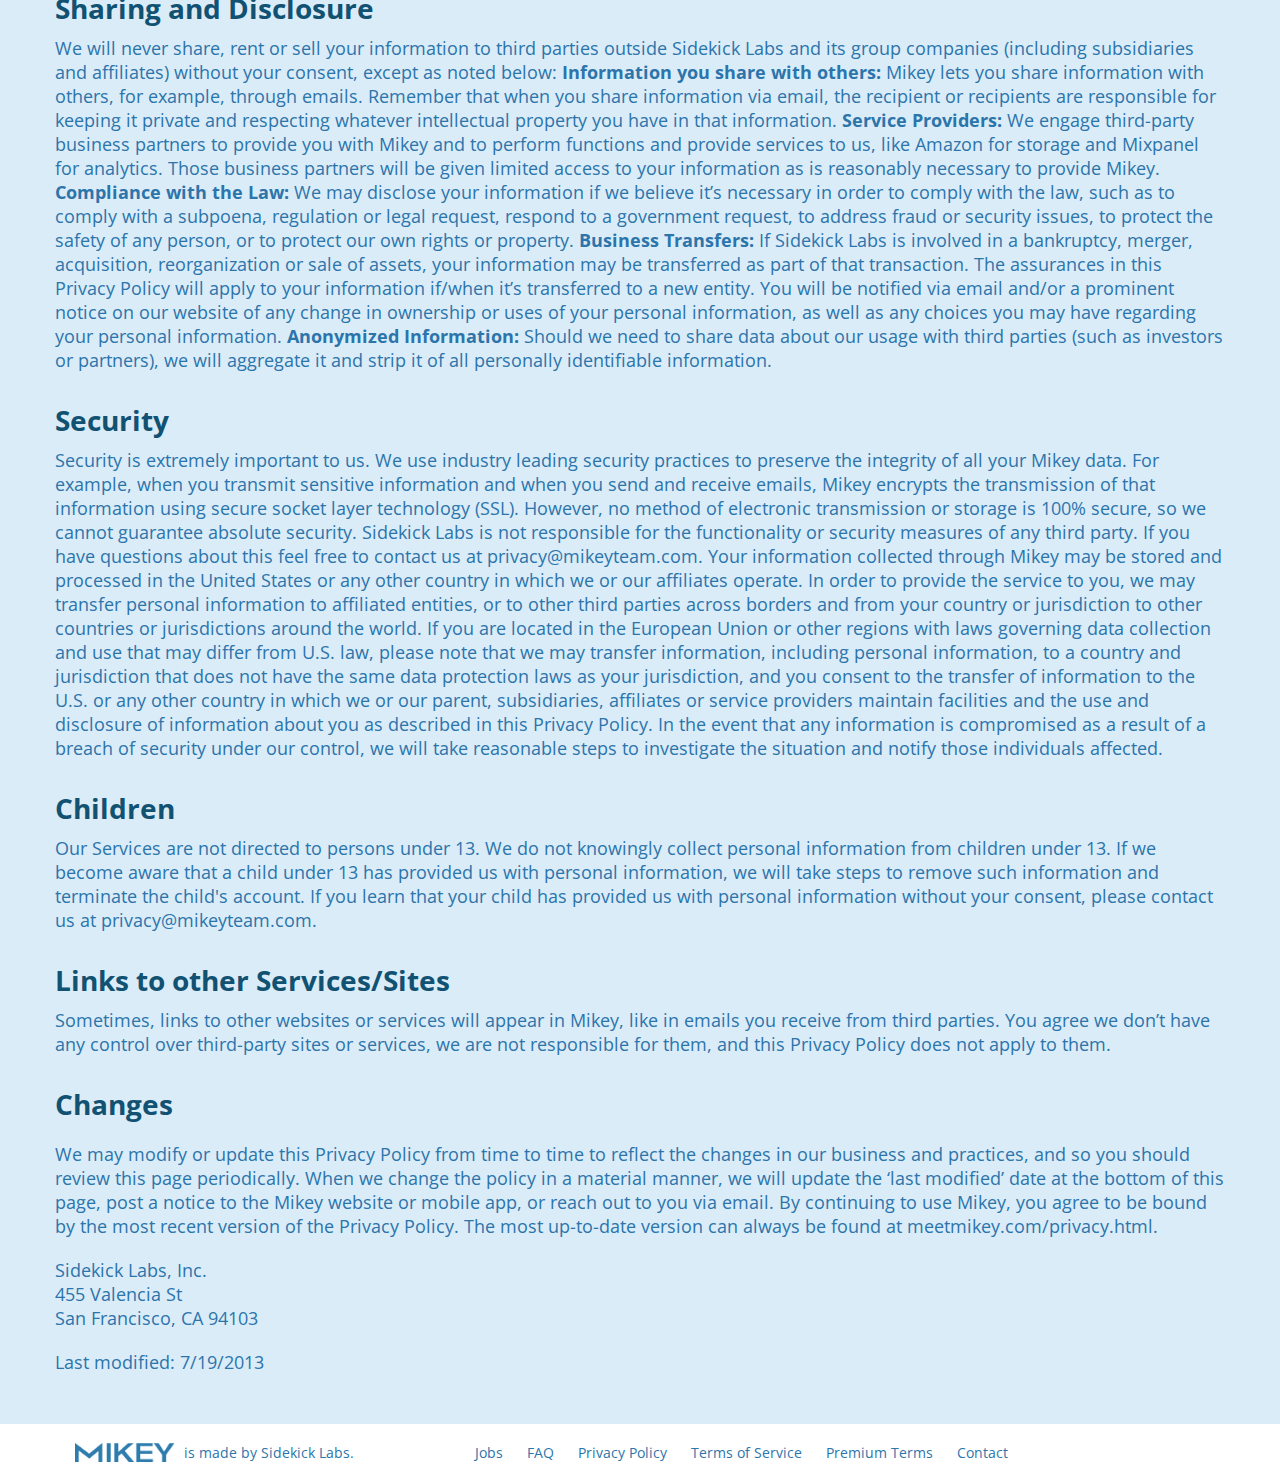
<file: privacy.html>
<!DOCTYPE html>
<html lang="en">
<head>
<meta charset="utf-8">
<title>Meet Mikey. The best way to find things in your Gmail.</title>
<meta name="description" content="Mikey is a Chrome extension that makes it easy to find pictures, links and files within your Gmail.">
<meta name="author" content="">


<meta name="viewport" content="width=device-width, initial-scale=1.0">
<link href="css/bootstrap.min.css" rel="stylesheet">
<link href="css/bootstrap-responsive.min.css" rel="stylesheet">
<link href="css/mikey.css" rel="stylesheet">
<link rel="chrome-webstore-item" href="https://chrome.google.com/webstore/detail/pfbeimpckikjpnjhcbpikdjnelnblhnn">


<link href='https://fonts.googleapis.com/css?family=Rokkitt:400,700|Open+Sans:400,300,700' rel='stylesheet' type='text/css'>
<link href='https://fonts.googleapis.com/css?family=Open+Sans+Condensed:300,300italic,700' rel='stylesheet' type='text/css'>

<link rel="shortcut icon" href="/img/mikey.ico" type="img/x-icon">
<link rel="icon" href="/img/mikey.ico" type="image/x-icon">

<script src="js/jquery-min.js"></script>
<script src="js/bootstrap.min.js"></script>
<script type="text/javascript">

  setTimeout (function () {
    if (document.getElementById('extension-is-installed')) {
      document.getElementById('install-button').style.display = 'none';
    }
  }, 250);

  var chromeSuccess = function () {
    console.log ('success');
  }

  var chromeFail = function (err) {
    console.log ('fail', err);
  }

</script>


</head>

<body>



  <div class="one-band">
    <div class="container">
      <div class="row">
        <div class="span3">
          <div class="logo-box">
            <div class="header-logo"><img src="img/logo.png"></div>
          </div>
        </div>

        <div class="span6">
          <p class="header-tagline">The best way to find things in your Gmail</p>
        </div>
      
      <div class="span3 hidden-phone hidden-tablet">
        <div class="download-button hidden-phone hidden-tablet" id="install-button" onclick="chrome.webstore.install('https://chrome.google.com/webstore/detail/pfbeimpckikjpnjhcbpikdjnelnblhnn', chromeSuccess, chromeFail)">Get Mikey for Gmail</div>

        <a href="https://www.google.com/intl/en/chrome/browser/" id='wrong-browser' class="download-button" style='display:none;'>Get Chrome
        </a>
        <script type="text/javascript">
        </script>
      </div class="span2">
  </div>
    
   
    </div>
  </div>




  <div class="container three-band" style="padding-top:80px;">

<h1 class="page-title">Privacy Policy</h1>


<h2>Welcome to Mikey</h2>

Mikey is a browser extension and cloud service made by Sidekick Labs, Inc. (“Sidekick Labs”, “we”, “us”, “our”). Mikey helps you manage your Gmail, and in order to provide you with that service, we need to collect and store some of your personal data. This Privacy Policy explains how we do that. Terms that are not defined in this Privacy Policy have the meaning given them in our Terms of Service.

When using Mikey, you agree to our collection, transfer, processing, storage, disclosure and other uses of your information as described here. If you have any questions or comments about our policy, you can contact us at privacy@mikeyteam.com.

<h2>What sort of information do we collect?</h2>

<h3>Information you provide us</h3>
We collect your email address first name and last name when you register for Mikey or if you correspond with us, like your first and last name, email address or phone number. If you email us, we may keep your message and contact information so we can respond to your request. We use this information to operate, maintain, and provide to you with Mikey’s features and functionality.

<h3>Email</h3>
Mikey is designed to help you manage your Gmail account. When you link your Gmail account to Mikey, you give Mikey permission to securely access your information contained in or associated with those accounts. While Mikey does not store your password to these email accounts, the service does securely store emails as well as the files and links contained within them in order to allow you to find them as quickly and easily as possible.

<h3>Customer Testimonials</h3>
We obtain customer testimonials on our web site from public sources, which may contain personally identifiable information. To request removal of your personal information, contact us at privacy@mikeyteam.com.

<h3>Social Media</h3>
The Mikey website includes links to third party social media sites like Twitter. These links may collect your IP address and may set a cookie to enable the social media feature to function properly. These features are hosted by a third party and your interactions are governed by the privacy policy of the company providing them. We have no control over the privacy practices of any third party social media sites.

<h3>Communications</h3>
We may use the information we collect or receive to communicate with you directly. For example, you may receive emails from us containing company updates, promotions, marketing, or special offers. We may also keep track of how you interact with links in these messages. We do this to be sure our communications and our products get better over time. If you’d rather not receive these emails, you may opt-out of receiving them by following the unsubscribe link located at the bottom of each communication or by emailing us at privacy@mikeyteam.com. We also use your information to send you Mikey-related emails (e.g., account verification, changes/updates to features, technical and security notices) – these Mikey-related communications are important, so you cannot opt out.

<h3>Analytics</h3>
We use web analytics software to measure traffic and usage trends and to help us better understand the functionality of Mikey in your Gmail. The web tools collect information sent by your browser, including the how you interact with your Gmail and other information that assists us in improving Mikey. The browser extension may record information such as how often you use the application, the events that occur within Mikey, aggregated usage, and performance data. We use this information only to administer, improve, monitor and analyze the use of Mikey.

<h3>Changing or Deleting Your Information</h3>
If your information changes, or if you wish to discontinue use of Mikey, you may update or delete it by visiting your account settings within the extension or by emailing us at the email address listed below. In some cases we may retain copies of your information if required by law. If you have questions on how to change or delete your information, please contact privacy@mikeyteam.com. We will respond to your access request and wipe all data within 72 hours.

<h3>Data Retention</h3>
We will retain your information for as long as your account is active. If you wish to cancel your account or request that we no longer use your information to provide you services contact us at the email address listed above.  We will retain and use your information as necessary to comply with our legal obligations, resolve disputes, and enforce our agreements.

<h2>Sharing and Disclosure</h2>
We will never share, rent or sell your information to third parties outside Sidekick Labs and its group companies (including subsidiaries and affiliates) without your consent, except as noted below:

<b>Information you share with others:</b> Mikey lets you share information with others, for example, through emails. Remember that when you share information via email, the recipient or recipients are responsible for keeping it private and respecting whatever intellectual property you have in that information.

<b>Service Providers:</b> We engage third-party business partners to provide you with Mikey and to perform functions and provide services to us, like Amazon for storage and Mixpanel for analytics. Those business partners will be given limited access to your information as is reasonably necessary to provide Mikey.

<b>Compliance with the Law:</b> We may disclose your information if we believe it’s necessary in order to comply with the law, such as to comply with a subpoena, regulation or legal request, respond to a government request, to address fraud or security issues, to protect the safety of any person, or to protect our own rights or property.

<b>Business Transfers:</b> If Sidekick Labs is involved in a bankruptcy, merger, acquisition, reorganization or sale of assets, your information may be transferred as part of that transaction. The assurances in this Privacy Policy will apply to your information if/when it’s transferred to a new entity. You will be notified via email and/or a prominent notice on our website of any change in ownership or uses of your personal information, as well as any choices you may have regarding your personal information.

<b>Anonymized Information:</b> Should we need to share data about our usage with third parties (such as investors or partners), we will aggregate it and strip it of all personally identifiable information.

<h2>Security</h2>
Security is extremely important to us. We use industry leading security practices to preserve the integrity of all your Mikey data. For example, when you transmit sensitive information and when you send and receive emails, Mikey encrypts the transmission of that information using secure socket layer technology (SSL). However, no method of electronic transmission or storage is 100% secure, so we cannot guarantee absolute security. Sidekick Labs is not responsible for the functionality or security measures of any third party. If you have questions about this feel free to contact us at privacy@mikeyteam.com.

Your information collected through Mikey may be stored and processed in the United States or any other country in which we or our affiliates operate. In order to provide the service to you, we may transfer personal information to affiliated entities, or to other third parties across borders and from your country or jurisdiction to other countries or jurisdictions around the world. If you are located in the European Union or other regions with laws governing data collection and use that may differ from U.S. law, please note that we may transfer information, including personal information, to a country and jurisdiction that does not have the same data protection laws as your jurisdiction, and you consent to the transfer of information to the U.S. or any other country in which we or our parent, subsidiaries, affiliates or service providers maintain facilities and the use and disclosure of information about you as described in this Privacy Policy.

In the event that any information is compromised as a result of a breach of security under our control, we will take reasonable steps to investigate the situation and notify those individuals affected.

<h2>Children</h2>
Our Services are not directed to persons under 13. We do not knowingly collect personal information from children under 13. If we become aware that a child under 13 has provided us with personal information, we will take steps to remove such information and terminate the child's account. If you learn that your child has provided us with personal information without your consent, please contact us at privacy@mikeyteam.com.

<h2>Links to other Services/Sites</h2>
Sometimes, links to other websites or services will appear in Mikey, like in emails you receive from third parties.  You agree we don’t have any control over third-party sites or services, we are not responsible for them, and this Privacy Policy does not apply to them.

<h2>Changes</h2>
<p>We may modify or update this Privacy Policy from time to time to reflect the changes in our business and practices, and so you should review this page periodically. When we change the policy in a material manner, we will update the ‘last modified’ date at the bottom of this page, post a notice to the Mikey website or mobile app, or reach out to you via email. By continuing to use Mikey, you agree to be bound by the most recent version of the Privacy Policy. The most up-to-date version can always be found at meetmikey.com/privacy.html.</p>

<p>Sidekick Labs, Inc.<br> 
455 Valencia St<br>
San Francisco, CA 94103<br>
</p>


<p> Last modified: 7/19/2013 </p>



  </div>


<!-- <div class="three-band">
  <div class="container-fluid">
    <h1 class="home" style="margin-bottom: 20px;">used by smart people at</h1>
      <div class="logo-block">
    

        <div class="single-logo">
          <img src="img/companies-box.png">
          <div class="logo-text">
            Box
          </div>
        </div>

        <div class="single-logo">
          <img src="img/companies-google.png">
          <div class="logo-text">
            Google
          </div>
        </div>

     

        <div class="single-logo">
          <img src="img/companies-huffpo.png">
          <div class="logo-text">
            The Huffington Post
          </div>
        </div>

        <div class="single-logo">
          <img src="img/companies-ideo.png">
          <div class="logo-text">
            IDEO
          </div>
        </div>

 

      </div>

  </div>
</div> -->

<!-- <div class="three-band">
  <div class="container-fluid">
    <h1 class="home">Featured in</h1>
      <div class="logo-block">
    

        <div class="single-logo">
          <img src="img/techcrunch.png">
          <div class="logo-text">
            TechCrunch
          </div>
        </div>

        <div class="single-logo">
          <img src="img/dish-daily.png">
          <div class="logo-text">
            Dish Daily
          </div>
        </div>

     

        <div class="single-logo">
          <img src="img/next-web.png">
          <div class="logo-text">
            The Next Web
          </div>
        </div>

        <div class="single-logo">
          <img src="img/xconomy.png">
          <div class="logo-text">
            Xconomy
          </div>
        </div>

        <div class="single-logo">
          <img src="img/digital-trends.png">
          <div class="logo-text">
            Digital Trends
          </div>
        </div>

      </div>

  </div>
</div> -->

  

<div class="footer-band">
  <div class="container">
    
    <div class="row">
      
      <div class="span4">
        <div class="footer-text">
          <a href="index.html"><img src="img/footer-logo.png" style="width:100px; margin-right:5px; display:inline-block; margin-top: -4px;"></a> is made by Sidekick Labs.
        </div>
      </div>

      <div class="span8">
        <div class="footer-text">
          <a href="jobs.html">Jobs</a>
          <a href="faq.html">FAQ</a>
          <a href="privacy.html">Privacy Policy</a>
          <a href="terms.html">Terms of Service</a>
          <a href="premium-terms.html">Premium Terms</a>
          <a href="mailto:support@mikeyteam.com">Contact</a>
        </div>
      </div>
    
    </div>

  </div>
</div>









<!-- Le javascript
    ================================================== -->
<!-- Placed at the end of the document so the pages load faster -->
<!-- <script type="text/javascript"> var win = $(window)


win.scroll(function(){

  winTop = win.scrollTop();

  if (winTop >= 0 && winTop < 240) {
    $('body').removeClass('color2 color3');
    $('body').addClass('color1');
  }

  else if (winTop >= 240 && winTop < 860) {
    $('body').removeClass('color1 color3');
    $('body').addClass('color2');
  }

  else if (winTop >= 860 && winTop < 1520) {
    $('body').removeClass('color1 color2');
    $('body').addClass('color3');
  }

  else if (winTop >= 1520 && winTop < 1900) {
    $('body').removeClass('color1 color3');
    $('body').addClass('color2');
  }

  else if (winTop >= 1900 ) {
    $('body').removeClass('color2 color3');
    $('body').addClass('color1');
  }



});
</script> -->


<script type="text/javascript">

 var _gaq = _gaq || [];
 _gaq.push(['_setAccount', 'UA-39249462-1']);
 _gaq.push(['_trackPageview']);

 (function() {
   var ga = document.createElement('script'); ga.type = 'text/javascript'; ga.async = true;
   ga.src = ('https:' == document.location.protocol ? 'https://ssl' : 'http://www') + '.google-analytics.com/ga.js';
   var s = document.getElementsByTagName('script')[0]; s.parentNode.insertBefore(ga, s);
 })();
</script>

<script>
  $(document).ready(function(){
    $('.carousel').carousel({
      interval: 4000
    });
  });

var browser = $.browser;
 var isChrome = true;
 if ( browser && ( ! browser.chrome ) ) {
 isChrome = false;
 }
 if ( ! isChrome ) {
 $('#install-button').hide();
 $('#wrong-browser').show();
 }
 </script>

</body>
</html>
</file>
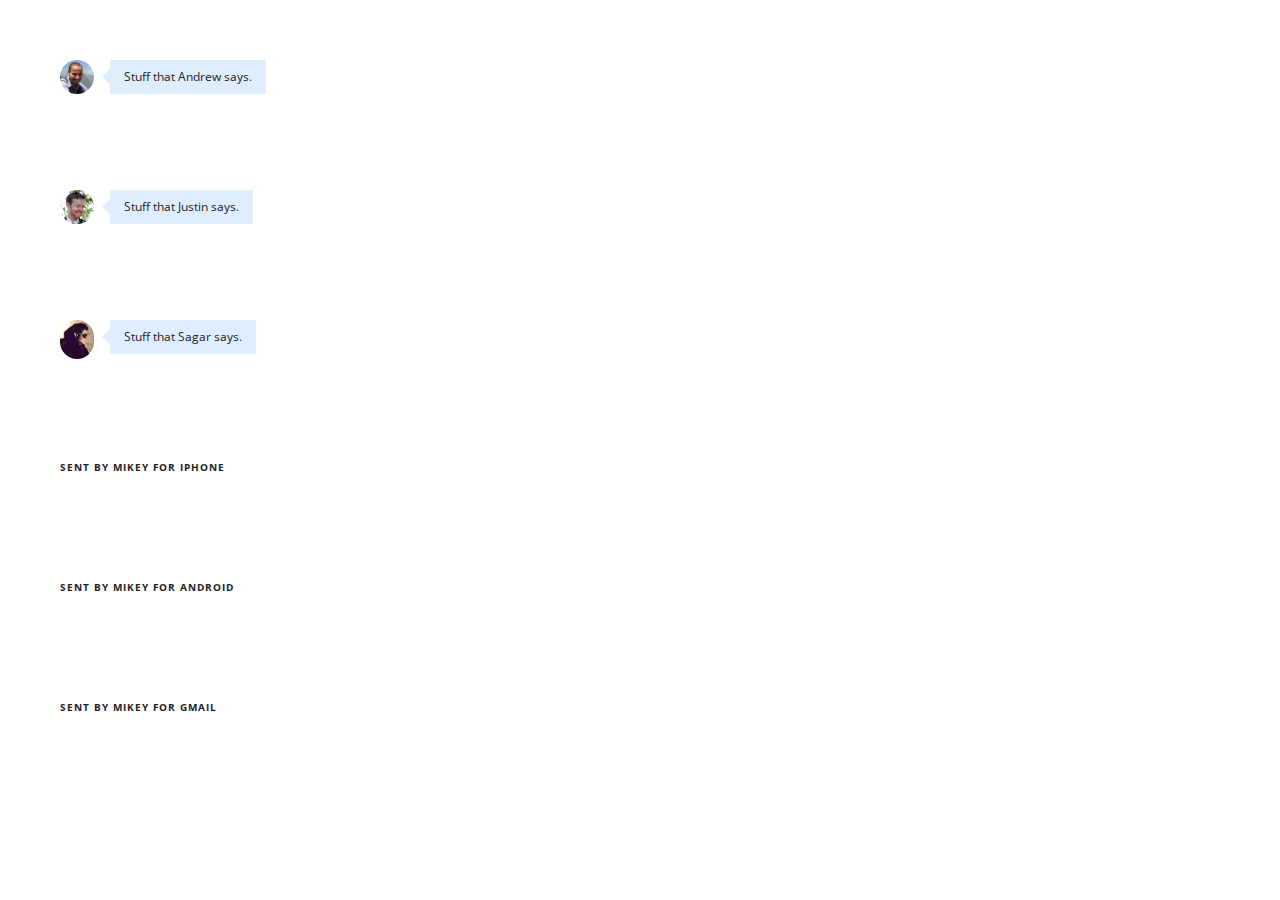
<file: response-template.html>
<!DOCTYPE html>
<html lang="en">
<head>
<meta charset="utf-8">
<title>Meet Mikey.</title>
<meta name="description" content="A better way to find things in your Gmail.">
<meta name="author" content="">

<link href="css/bootstrap.css" rel="stylesheet">
<link href="css/mikey.css" rel="stylesheet">
<link rel="chrome-webstore-item" href="https://chrome.google.com/webstore/detail/pfbeimpckikjpnjhcbpikdjnelnblhnn">


<link href='https://fonts.googleapis.com/css?family=Rokkitt:400,700|Open+Sans:400,300,700' rel='stylesheet' type='text/css'>
<link href='https://fonts.googleapis.com/css?family=Open+Sans+Condensed:300,300italic,700' rel='stylesheet' type='text/css'>

<link rel="shortcut icon" href="/img/mikey.ico" type="img/x-icon">
<link rel="icon" href="/img/mikey.ico" type="image/x-icon">

<script src="js/jquery-min.js"></script>
<script src="js/bootstrap.min.js"></script>
<script type="text/javascript">

  setTimeout (function () {
    if (document.getElementById('extension-is-installed')) {
      document.getElementById('install-button').style.display = 'none';
    }
  }, 250);

  var chromeSuccess = function () {
    console.log ('success');
  }

  var chromeFail = function (err) {
    console.log ('fail', err);
  }

</script>


</head>

<body class="response-bg">





  <table class="mm-table" style="width: 100%; margin-top: 0; margin-right: 0; margin-left: 0; padding-top: 0; padding-right: 0; padding-bottom: 0; padding-left: 0;" cellpadding="0" cellspacing="0" border="0">
    <tr>
     
      <td width="42" valign="top">
        <img style="margin-top:0px;" class="profile-image" src="img/andrew.png">
      </td>
      <td width="8" valign="top">
        <img style="padding-top:6px;" src="css/triangle.png">
      </td>
      <td valign="top">
        <div class="bubble">
        Stuff that Andrew says.
        </div>
      </td>
      
    </tr>
  </table>

<br>
<br>
<br>
<br>


  <table class="mm-table" style="width: 100%; margin-top: 0; margin-right: 0; margin-left: 0; padding-top: 0; padding-right: 0; padding-bottom: 0; padding-left: 0;" cellpadding="0" cellspacing="0" border="0">
    <tr>
     
      <td width="42" valign="top">
        <img style="margin-top:0px;" class="profile-image" src="img/justin.png">
      </td>
      <td width="8" valign="top">
        <img style="padding-top:6px;" src="css/triangle.png">
      </td>
      <td valign="top">
        <div class="bubble">
        Stuff that Justin says.
        </div>
      </td>
      
    </tr>
  </table>

<br>
<br>
<br>
<br>

  <table class="mm-table" style="width: 100%; margin-top: 0; margin-right: 0; margin-left: 0; padding-top: 0; padding-right: 0; padding-bottom: 0; padding-left: 0;" cellpadding="0" cellspacing="0" border="0">
    <tr>
     
      <td width="42" valign="top">
        <img style="margin-top:0px;" class="profile-image" src="img/sagar.jpg">
      </td>
      <td width="8" valign="top">
        <img style="padding-top:6px;" src="css/triangle.png">
      </td>
      <td valign="top">
        <div class="bubble">
        Stuff that Sagar says.
        </div>
      </td>
      
    </tr>
  </table>

<br>
<br>
<br>
<br>

  <div class="sent-by">
    Sent by Mikey for iPhone
  </div>

<br>
<br>
<br>
<br>

  <div class="sent-by">
    Sent by Mikey for Android
  </div>

<br>
<br>
<br>
<br>

  <div class="sent-by">
    Sent by Mikey for Gmail
  </div>
  
<br>
<br>
<br>
<br>



</body>
</html>
</file>
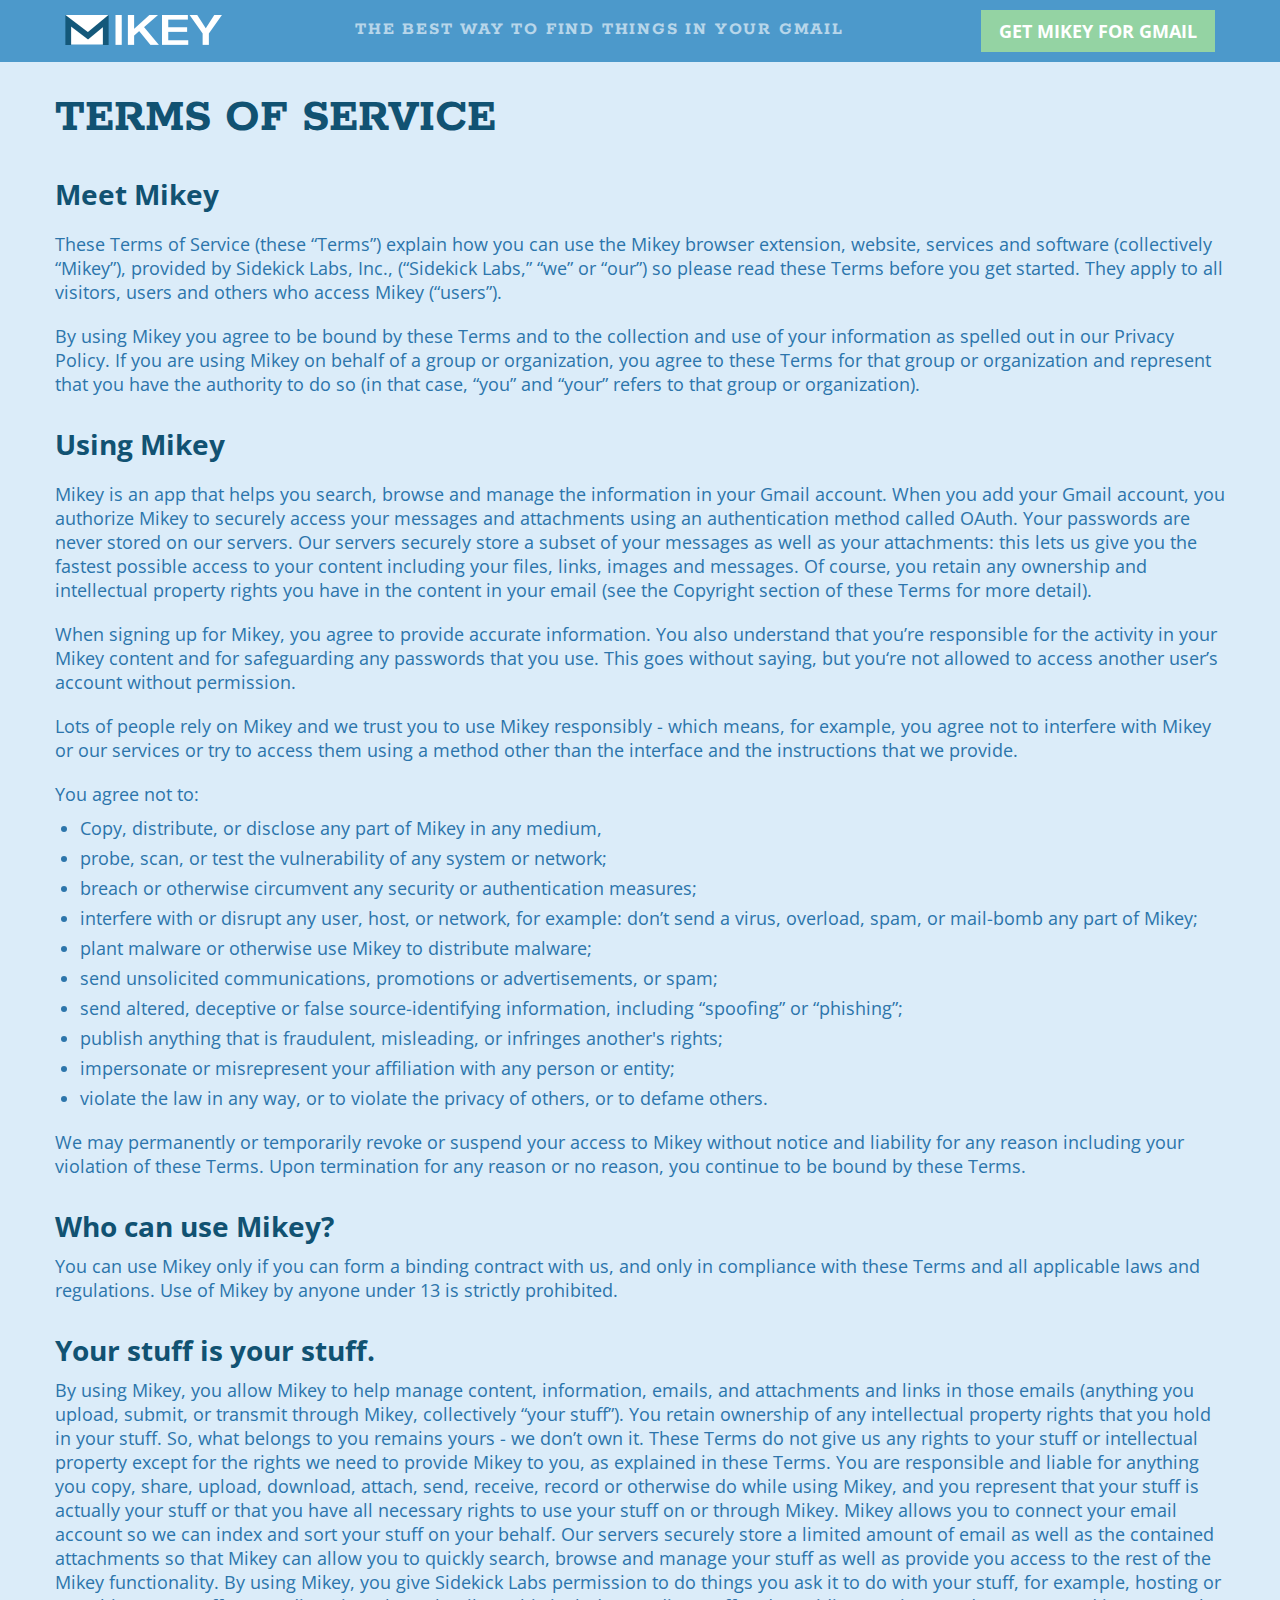
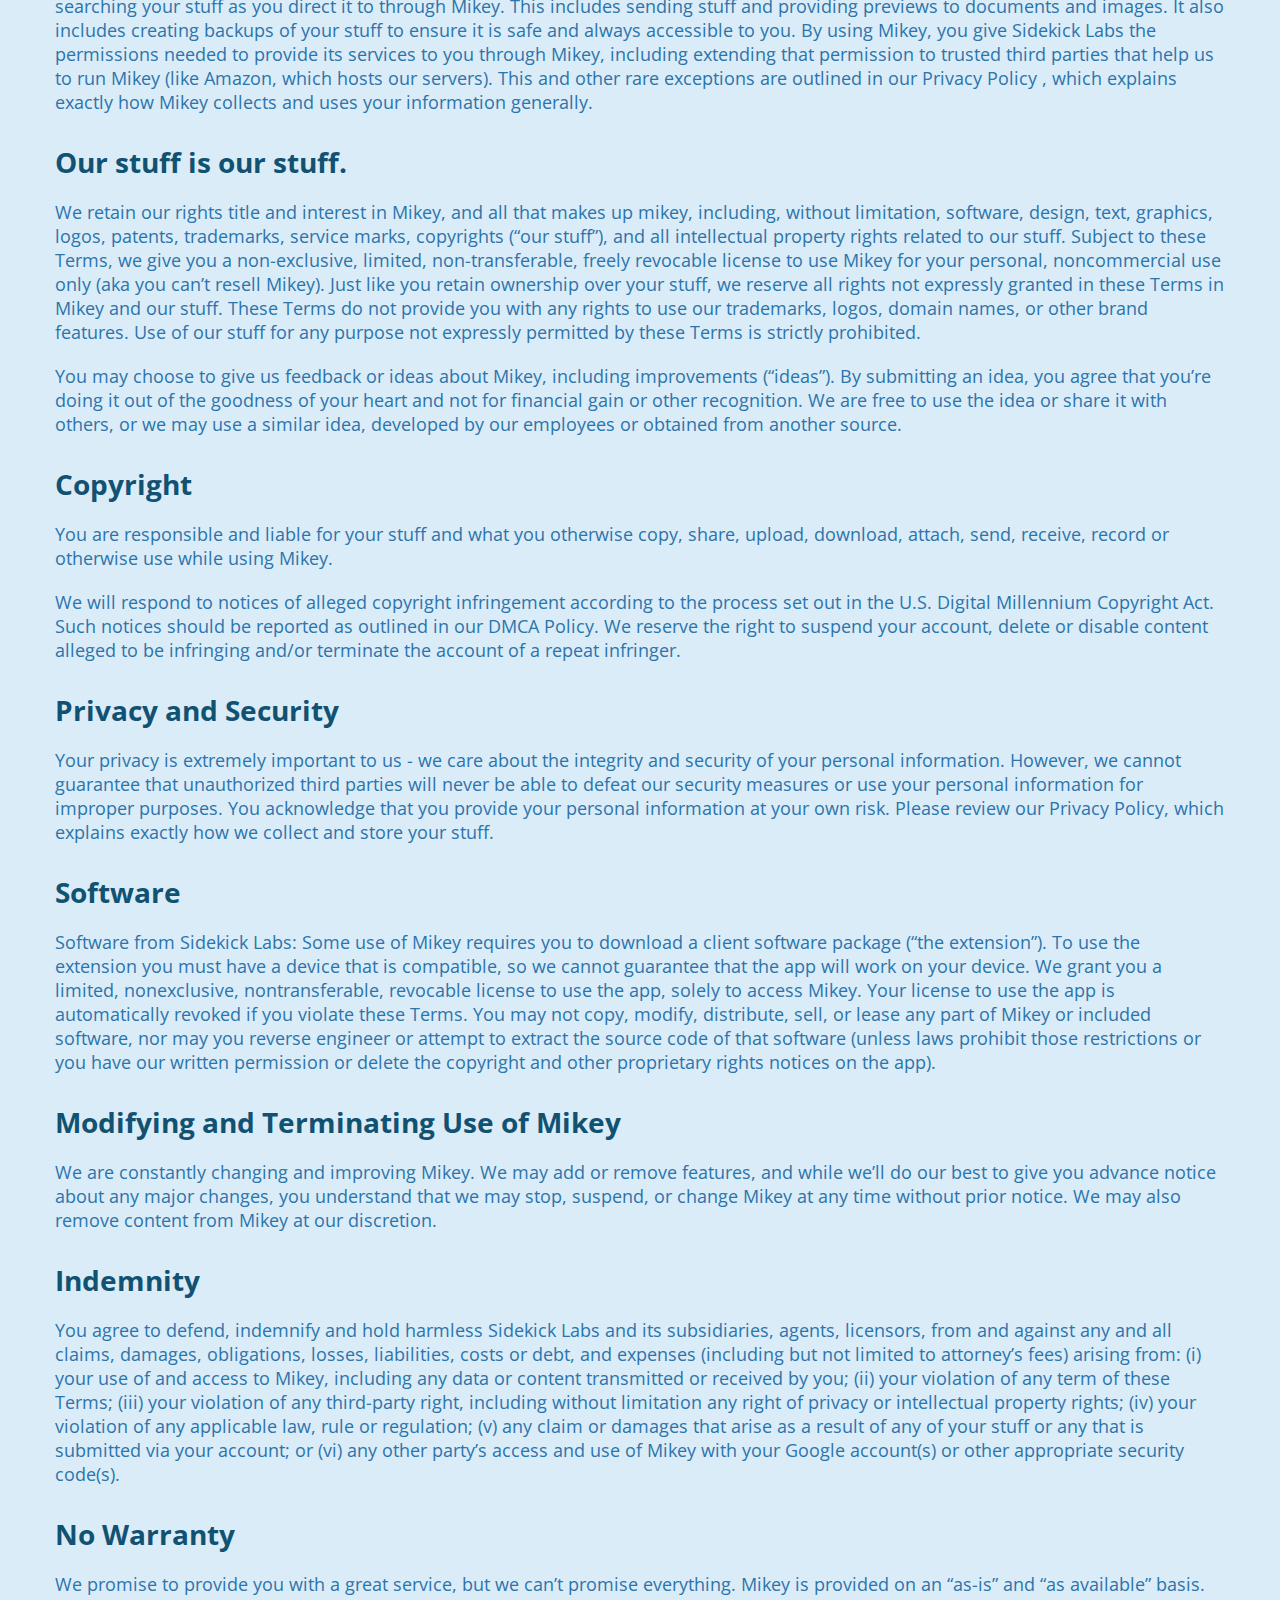
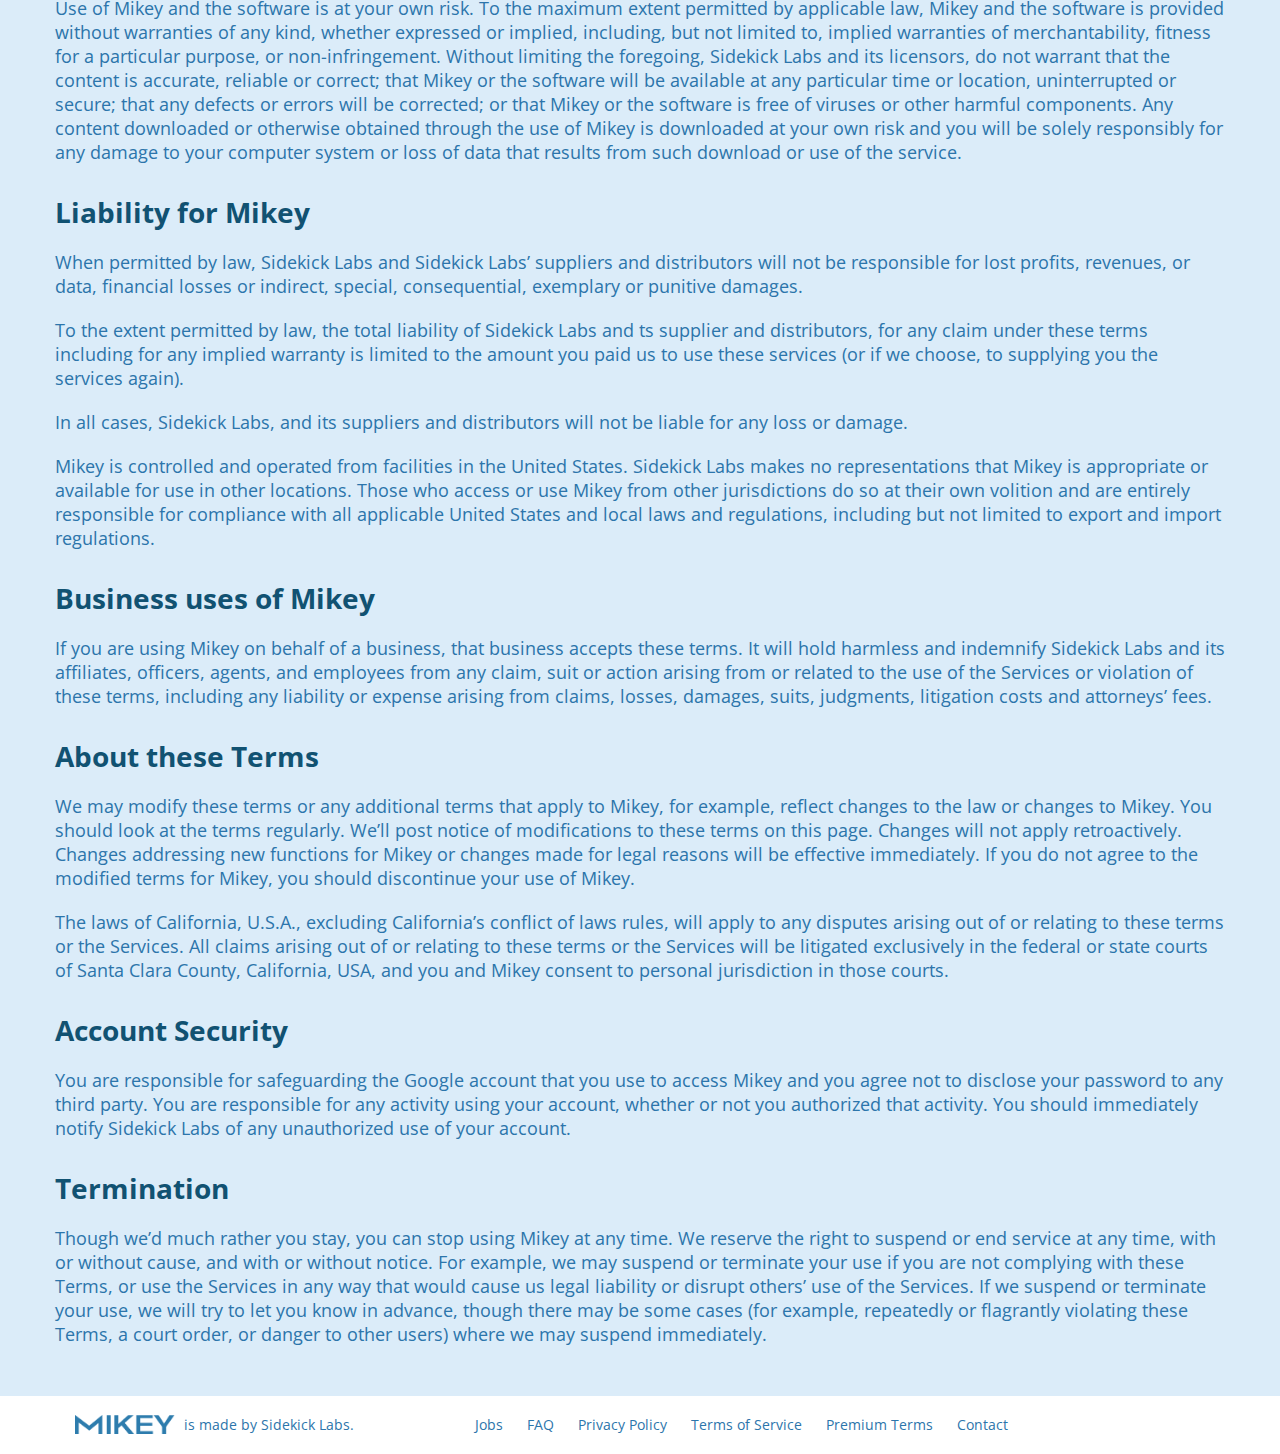
<file: terms.html>
<!DOCTYPE html>
<html lang="en">
<head>
<meta charset="utf-8">
<title>Meet Mikey. The best way to find things in your Gmail.</title>
<meta name="description" content="Mikey is a Chrome extension that makes it easy to find pictures, links and files within your Gmail.">
<meta name="author" content="">


<meta name="viewport" content="width=device-width, initial-scale=1.0">
<link href="css/bootstrap.min.css" rel="stylesheet">
<link href="css/bootstrap-responsive.min.css" rel="stylesheet">
<link href="css/mikey.css" rel="stylesheet">
<link rel="chrome-webstore-item" href="https://chrome.google.com/webstore/detail/pfbeimpckikjpnjhcbpikdjnelnblhnn">


<link href='https://fonts.googleapis.com/css?family=Rokkitt:400,700|Open+Sans:400,300,700' rel='stylesheet' type='text/css'>
<link href='https://fonts.googleapis.com/css?family=Open+Sans+Condensed:300,300italic,700' rel='stylesheet' type='text/css'>

<link rel="shortcut icon" href="/img/mikey.ico" type="img/x-icon">
<link rel="icon" href="/img/mikey.ico" type="image/x-icon">

<script src="js/jquery-min.js"></script>
<script src="js/bootstrap.min.js"></script>
<script type="text/javascript">

  setTimeout (function () {
    if (document.getElementById('extension-is-installed')) {
      document.getElementById('install-button').style.display = 'none';
    }
  }, 250);

  var chromeSuccess = function () {
    console.log ('success');
  }

  var chromeFail = function (err) {
    console.log ('fail', err);
  }

</script>


</head>

<body>



  <div class="one-band">
    <div class="container">
      <div class="row">
        <div class="span3">
          <div class="logo-box">
            <div class="header-logo"><img src="img/logo.png"></div>
          </div>
        </div>

        <div class="span6">
          <p class="header-tagline">The best way to find things in your Gmail</p>
        </div>
      
      <div class="span3 hidden-phone hidden-tablet">
        <div class="download-button hidden-phone hidden-tablet" id="install-button" onclick="chrome.webstore.install('https://chrome.google.com/webstore/detail/pfbeimpckikjpnjhcbpikdjnelnblhnn', chromeSuccess, chromeFail)">Get Mikey for Gmail</div>

        <a href="https://www.google.com/intl/en/chrome/browser/" id='wrong-browser' class="download-button" style='display:none;'>Get Chrome
        </a>
        <script type="text/javascript">
        </script>
      </div class="span2">
  </div>
    
   
    </div>
  </div>




  <div class="container three-band" style="padding-top:80px;">


<h1 class="page-title">Terms of Service</h1>


<h2>Meet Mikey</h2>
<p>These Terms of Service (these “Terms”) explain how you can use the Mikey browser extension, website, services and software (collectively “Mikey”), provided by Sidekick Labs, Inc., (“Sidekick Labs,” “we” or “our”) so please read these Terms before you get started. They apply to all visitors, users and others who access Mikey (“users”).</p>
<p>By using Mikey you agree to be bound by these Terms and to the collection and use of your information as spelled out in our Privacy Policy. If you are using Mikey on behalf of a group or organization, you agree to these Terms for that group or organization and represent that you have the authority to do so (in that case, “you” and “your” refers to that group or organization).</p>

<h2>Using Mikey</h2>
<p>Mikey is an app that helps you search, browse and manage the information in your Gmail account. When you add your Gmail account, you authorize Mikey to securely access your messages and attachments using an authentication method called OAuth. Your passwords are never stored on our servers. Our servers securely store a subset of your messages as well as your attachments: this lets us give you the fastest possible access to your content including your files, links, images and messages. Of course, you retain any ownership and intellectual property rights you have in the content in your email (see the Copyright section of these Terms for more detail).</p>

<p>When signing up for Mikey, you agree to provide accurate information. You also understand that you’re responsible for the activity in your Mikey content and for safeguarding any passwords that you use. This goes without saying, but you‘re not allowed to access another user’s account without permission.</p> 

<p>Lots of people rely on Mikey and we trust you to use Mikey responsibly - which means, for example, you agree not to interfere with Mikey or our services or try to access them using a method other than the interface and the instructions that we provide.</p>

<p>You agree not to:</p>
<ul>
<li>Copy, distribute, or disclose any part of Mikey in any medium,</li>
<li>probe, scan, or test the vulnerability of any system or network;</li>
<li>breach or otherwise circumvent any security or authentication measures;</li>
<li>interfere with or disrupt any user, host, or network, for example: don’t send a virus, overload, spam, or mail-bomb any part of Mikey;</li>
<li>plant malware or otherwise use Mikey to distribute malware;</li>
<li>send unsolicited communications, promotions or advertisements, or spam;</li>
<li>send altered, deceptive or false source-identifying information, including “spoofing” or “phishing”;</li>
<li>publish anything that is fraudulent, misleading, or infringes another's rights;</li>
<li>impersonate or misrepresent your affiliation with any person or entity;</li>
<li>violate the law in any way, or to violate the privacy of others, or to defame others. </li>
</ul>

<p>We may permanently or temporarily revoke or suspend your access to Mikey without notice and liability for any reason including your violation of these Terms. Upon termination for any reason or no reason, you continue to be bound by these Terms.</p>

<h2>Who can use Mikey?</h2>
You can use Mikey only if you can form a binding contract with us, and only in compliance with these Terms and all applicable laws and regulations. Use of Mikey by anyone under 13 is strictly prohibited.

<h2>Your stuff is your stuff.</h2>
By using Mikey, you allow Mikey to help manage content, information, emails, and attachments and links in those emails (anything you upload, submit, or transmit through Mikey, collectively “your stuff”). You retain ownership of any intellectual property rights that you hold in your stuff. So, what belongs to you remains yours - we don’t own it. These Terms do not give us any rights to your stuff or intellectual property except for the rights we need to provide Mikey to you, as explained in these Terms. You are responsible and liable for anything you copy, share, upload, download, attach, send, receive, record or otherwise do while using Mikey, and you represent that your stuff is actually your stuff or that you have all necessary rights to use your stuff on or through Mikey.
Mikey allows you to connect your email account so we can index and sort your stuff on your behalf. Our servers securely store a limited amount of email as well as the contained attachments so that Mikey can allow you to quickly search, browse and manage your stuff as well as provide you access to the rest of the Mikey functionality. By using Mikey, you give Sidekick Labs permission to do things you ask it to do with your stuff, for example, hosting or searching your stuff as you direct it to through Mikey. This includes sending stuff and providing previews to documents and images. It also includes creating backups of your stuff to ensure it is safe and always accessible to you. By using Mikey, you give Sidekick Labs the permissions needed to provide its services to you through Mikey, including extending that permission to trusted third parties that help us to run Mikey (like Amazon, which hosts our servers). This and other rare exceptions are outlined in our Privacy Policy , which explains exactly how Mikey collects and uses your information generally.

<h2>Our stuff is our stuff.</h2>
<p>We retain our rights title and interest in Mikey, and all that makes up mikey, including, without limitation, software, design, text, graphics, logos, patents, trademarks, service marks, copyrights (“our stuff”), and all intellectual property rights related to our stuff. Subject to these Terms, we give you a non-exclusive, limited, non-transferable, freely revocable license to use Mikey for your personal, noncommercial use only (aka you can’t resell Mikey). Just like you retain ownership over your stuff, we reserve all rights not expressly granted in these Terms in Mikey and our stuff. These Terms do not provide you with any rights to use our trademarks, logos, domain names, or other brand features. Use of our stuff for any purpose not expressly permitted by these Terms is strictly prohibited.</p>
<p>You may choose to give us feedback or ideas about Mikey, including improvements (“ideas”). By submitting an idea, you agree that you’re doing it out of the goodness of your heart and not for financial gain or other recognition. We are free to use the idea or share it with others, or we may use a similar idea, developed by our employees or obtained from another source.</p>

<h2>Copyright</h2>
<p>You are responsible and liable for your stuff and what you otherwise copy, share, upload, download, attach, send, receive, record or otherwise use while using Mikey.</p>
<p>We will respond to notices of alleged copyright infringement according to the process set out in the U.S. Digital Millennium Copyright Act. Such notices should be reported as outlined in our DMCA Policy. We reserve the right to suspend your account, delete or disable content alleged to be infringing and/or terminate the account of a repeat infringer.</p>

<h2>Privacy and Security</h2>
<p>Your privacy is extremely important to us - we care about the integrity and security of your personal information. However, we cannot guarantee that unauthorized third parties will never be able to defeat our security measures or use your personal information for improper purposes. You acknowledge that you provide your personal information at your own risk. Please review our Privacy Policy, which explains exactly how we collect and store your stuff.</p>

<h2>Software</h2>
<p>Software from Sidekick Labs: Some use of Mikey requires you to download a client software package (“the extension”). To use the extension you must have a device that is compatible, so we cannot guarantee that the app will work on your device. We grant you a limited, nonexclusive, nontransferable, revocable license to use the app, solely to access Mikey. Your license to use the app is automatically revoked if you violate these Terms. You may not copy, modify, distribute, sell, or lease any part of Mikey or included software, nor may you reverse engineer or attempt to extract the source code of that software (unless laws prohibit those restrictions or you have our written permission or delete the copyright and other proprietary rights notices on the app).</p>

<h2>Modifying and Terminating Use of Mikey</h2>
<p>We are constantly changing and improving Mikey. We may add or remove features, and while we’ll do our best to give you advance notice about any major changes, you understand that we may stop, suspend, or change Mikey at any time without prior notice. We may also remove content from Mikey at our discretion.</p>

<h2>Indemnity</h2>
<p>You agree to defend, indemnify and hold harmless Sidekick Labs and its subsidiaries, agents, licensors, from and against any and all claims, damages, obligations, losses, liabilities, costs or debt, and expenses (including but not limited to attorney’s fees) arising from: (i) your use of and access to Mikey, including any data or content transmitted or received by you; (ii) your violation of any term of these Terms; (iii) your violation of any third-party right, including without limitation any right of privacy or intellectual property rights; (iv) your violation of any applicable law, rule or regulation; (v) any claim or damages that arise as a result of any of your stuff or any that is submitted via your account; or (vi) any other party’s access and use of Mikey with your Google account(s) or other appropriate security code(s).</p>

<h2>No Warranty</h2>
<p>We promise to provide you with a great service, but we can’t promise everything. Mikey is provided on an “as-is” and “as available” basis. Use of Mikey and the software is at your own risk. To the maximum extent permitted by applicable law, Mikey and the software is provided without warranties of any kind, whether expressed or implied, including, but not limited to, implied warranties of merchantability, fitness for a particular purpose, or non-infringement. Without limiting the foregoing, Sidekick Labs and its licensors, do not warrant that the content is accurate, reliable or correct; that Mikey or the software will be available at any particular time or location, uninterrupted or secure; that any defects or errors will be corrected; or that Mikey or the software is free of viruses or other harmful components. Any content downloaded or otherwise obtained through the use of Mikey is downloaded at your own risk and you will be solely responsibly for any damage to your computer system or loss of data that results from such download or use of the service.</p>

<h2>Liability for Mikey</h2>
<p>When permitted by law, Sidekick Labs and Sidekick Labs’ suppliers and distributors will not be responsible for lost profits, revenues, or data, financial losses or indirect, special, consequential, exemplary or punitive damages.</p>

<p>To the extent permitted by law, the total liability of Sidekick Labs and ts supplier and distributors, for any claim under these terms including for any implied warranty is limited to the amount you paid us to use these services (or if we choose, to supplying you the services again).</p>

<p>In all cases, Sidekick Labs, and its suppliers and distributors will not be liable for any loss or damage.</p>

<p>Mikey is controlled and operated from facilities in the United States. Sidekick Labs makes no representations that Mikey is appropriate or available for use in other locations. Those who access or use Mikey from other jurisdictions do so at their own volition and are entirely responsible for compliance with all applicable United States and local laws and regulations, including but not limited to export and import regulations.</p>

<h2>Business uses of Mikey</h2>
<p>If you are using Mikey on behalf of a business, that business accepts these terms. It will hold harmless and indemnify Sidekick Labs and its affiliates, officers, agents, and employees from any claim, suit or action arising from or related to the use of the Services or violation of these terms, including any liability or expense arising from claims, losses, damages, suits, judgments, litigation costs and attorneys’ fees.</p>

<h2>About these Terms</h2>
<p>We may modify these terms or any additional terms that apply to Mikey, for example, reflect changes to the law or changes to Mikey. You should look at the terms regularly. We’ll post notice of modifications to these terms on this page. Changes will not apply retroactively. Changes addressing new functions for Mikey or changes made for legal reasons will be effective immediately. If you do not agree to the modified terms for Mikey, you should discontinue your use of Mikey.</p>

<p>The laws of California, U.S.A., excluding California’s conflict of laws rules, will apply to any disputes arising out of or relating to these terms or the Services. All claims arising out of or relating to these terms or the Services will be litigated exclusively in the federal or state courts of Santa Clara County, California, USA, and you and Mikey consent to personal jurisdiction in those courts.</p>

<h2>Account Security</h2>
<p>You are responsible for safeguarding the Google account that you use to access Mikey and you agree not to disclose your password to any third party. You are responsible for any activity using your account, whether or not you authorized that activity. You should immediately notify Sidekick Labs of any unauthorized use of your account.</p> 

<h2>Termination</h2>
<p>Though we’d much rather you stay, you can stop using Mikey at any time. We reserve the right to suspend or end service at any time, with or without cause, and with or without notice. For example, we may suspend or terminate your use if you are not complying with these Terms, or use the Services in any way that would cause us legal liability or disrupt others’ use of the Services. If we suspend or terminate your use, we will try to let you know in advance, though there may be some cases (for example, repeatedly or flagrantly violating these Terms, a court order, or danger to other users) where we may suspend immediately.</p>






  </div>



  

<div class="footer-band">
  <div class="container">
    
    <div class="row">
      
      <div class="span4">
        <div class="footer-text">
          <a href="index.html"><img src="img/footer-logo.png" style="width:100px; margin-right:5px; display:inline-block; margin-top: -4px;"></a> is made by Sidekick Labs.
        </div>
      </div>

      <div class="span8">
        <div class="footer-text">
          <a href="jobs.html">Jobs</a>
          <a href="faq.html">FAQ</a>
          <a href="privacy.html">Privacy Policy</a>
          <a href="terms.html">Terms of Service</a>
          <a href="premium-terms.html">Premium Terms</a>
          <a href="mailto:support@mikeyteam.com">Contact</a>
        </div>
      </div>
    
    </div>

  </div>
</div>









<!-- Le javascript
    ================================================== -->
<!-- Placed at the end of the document so the pages load faster -->
<!-- <script type="text/javascript"> var win = $(window)


win.scroll(function(){

  winTop = win.scrollTop();

  if (winTop >= 0 && winTop < 240) {
    $('body').removeClass('color2 color3');
    $('body').addClass('color1');
  }

  else if (winTop >= 240 && winTop < 860) {
    $('body').removeClass('color1 color3');
    $('body').addClass('color2');
  }

  else if (winTop >= 860 && winTop < 1520) {
    $('body').removeClass('color1 color2');
    $('body').addClass('color3');
  }

  else if (winTop >= 1520 && winTop < 1900) {
    $('body').removeClass('color1 color3');
    $('body').addClass('color2');
  }

  else if (winTop >= 1900 ) {
    $('body').removeClass('color2 color3');
    $('body').addClass('color1');
  }



});
</script> -->


<script type="text/javascript">

 var _gaq = _gaq || [];
 _gaq.push(['_setAccount', 'UA-39249462-1']);
 _gaq.push(['_trackPageview']);

 (function() {
   var ga = document.createElement('script'); ga.type = 'text/javascript'; ga.async = true;
   ga.src = ('https:' == document.location.protocol ? 'https://ssl' : 'http://www') + '.google-analytics.com/ga.js';
   var s = document.getElementsByTagName('script')[0]; s.parentNode.insertBefore(ga, s);
 })();
</script>

<script>
  $(document).ready(function(){
    $('.carousel').carousel({
      interval: 4000
    });
  });

var browser = $.browser;
 var isChrome = true;
 if ( browser && ( ! browser.chrome ) ) {
 isChrome = false;
 }
 if ( ! isChrome ) {
 $('#install-button').hide();
 $('#wrong-browser').show();
 }
 </script>

</body>
</html>
</file>
<file: css/mikey.css>
a {
	color:#2c75ab;
}

a:hover {
	color:#115272;
}


body {

	padding-top: 0px;
	padding-bottom: 0px;
	font-family: 'Open Sans', sans-serif;
	background-color: #dbecf9;
	color:#2c75ab;
	font-size: 18px;
	line-height: 24px;
	-webkit-transition: background-color .2s linear;
	-moz-transition: background-color .2s linear;
	transition: background-color .2s linear;
	text-rendering: optimizelegibility;
	
}

li {
	line-height: 24px;
	margin-bottom: 6px;
}


p {
	margin-top: 20px;
}



.section {
	padding-top: 40px;
	padding-bottom: 30px;

}

body.color1 {
	background-color: #4c99cb;
}

body.color1 h2 {
	color: #cee9fb;

}

body.color2 {
	background-color: #486ec3;

}

body.color2 h2 {
	color: #c7d6f7;
}

body.color3 {
	background-color: #5a61bd;

}

body.color3 h2 {
	color: #cbcef8;
}


.super {
	font-family: 'Open Sans', sans-serif;
	font-size: 200px;
	line-height: 150px;
	font-weight: bold;


}

.trial-button {
	background-color: #3782ba;
	padding: 10px 24px 10px 24px;
	font-family: 'Rokkitt', serif;
	color: #fff;
	font-size: 40px;
	text-align: center;
	width: 150px;
	line-height: 44px;
	border: 0px;
	-webkit-border-radius: 0px;
	-moz-border-radius: 0px;
	border-radius: 0px;
}

.trial-button:hover {
	text-decoration: none;
	background-color: #2c75ab;
	background: #2c75ab;
	filter: none;
}

a:hover .trial-button  {
	text-decoration: none;
}

.tagline {
	font-family: 'Rokkitt', serif;
	color: #CEE9FB;
	font-size: 35px;
	margin-top: -25px;
}

}

.sub {
	margin-top: 34px;
	font-weight: normal;
	font-size: 34px;
	line-height: 34px;
	font-weight: 300;
	color: #cfe6f7;
}


h1.page-title {
	font-size: 48px;
	line-height: 56px;
	font-family:'Rokkitt', serif;
	text-transform: uppercase;
}

h2 {
	font-family: 'Open Sans', sans-serif;
	font-size: 28px;
	line-height: 36px;
	padding-top: 20px;
	color: #115272;
}

h3 {
	color: #115272;
	font-size: 20px;
	line-height: 24px;
	margin-top: 20px;
}

strong {
	color: #115272;
}

.answer {
	font-family: 'Rokkitt', serif;
	font-weight: 300;
	font-size: 32px;
	line-height: 36px;
	color: #fff;
}




.macbook {
	margin-top: 36px;
	display:block;
	text-align: center;

}


.color2 .answer h2 {
	color: #fff;
}


.mikeyTalk {
font-size: 28px;
line-height: 36px;
color: #333;
}

.input-append .add-on:last-child, .input-append .btn:last-child, .input-append .btn-group:last-child > .dropdown-toggle {
-webkit-border-radius: 0px;
-moz-border-radius: 0px
border-radius: 0px;
}

.btn {
display: inline-block;

text-align: center;
text-shadow: none;
vertical-align: middle;
cursor: pointer;
background-color: none;
background-image: none;
background-image: none;
background-image: none;
background-image: none;
background-image: none;
background-repeat: none;
border: none;
border-color: none;
border-color: none;
border-bottom-color: none;
-webkit-border-radius: 4px;
-moz-border-radius: 4px;
border-radius: 4px;
filter: progid:DXImageTransform.Microsoft.gradient(startColorstr='#ffffffff', endColorstr='#ffe6e6e6', GradientType=0);
filter: progid:DXImageTransform.Microsoft.gradient(enabled=false);
-webkit-box-shadow: none;
-moz-box-shadow: none;
box-shadow: none;
font-size: 24px;
line-height: 30px;
padding: 10px;
margin-top: 30px;
width: 96px;
color: #fff;
background-color: #3057ae;

font-family: 'Rokkitt', serif;
}

.btn:hover {
display: inline-block;
text-align: center;
text-shadow: none;
vertical-align: middle;
cursor: pointer;
background-color: none;
background-image: none;
background-image: none;
background-image: none;
background-image: none;
background-image: none;
background-repeat: none;
border: none;
border-color: none;
border-color: none;
border-bottom-color: none;
-webkit-border-radius: 4px;
-moz-border-radius: 4px;
border-radius: 4px;
filter: progid:DXImageTransform.Microsoft.gradient(startColorstr='#ffffffff', endColorstr='#ffe6e6e6', GradientType=0);
filter: progid:DXImageTransform.Microsoft.gradient(enabled=false);
-webkit-box-shadow: none;
-moz-box-shadow: none;
box-shadow: none;
font-size: 24px;
line-height: 30px;

width: 96px;
background-color: #21479d;
color: #fff;
}

.input-append input, .input-append select, .input-append .uneditable-input {
-webkit-border-radius: 0px;
-moz-border-radius: 0px;
border-radius: 0px;
border-color: #3057ae;
outline: 0;
outline: thin dotted 9;
}

textarea:focus, input[type="text"]:focus, input[type="password"]:focus, input[type="datetime"]:focus, input[type="datetime-local"]:focus, input[type="date"]:focus, input[type="month"]:focus, input[type="time"]:focus, input[type="week"]:focus, input[type="number"]:focus, input[type="email"]:focus, input[type="url"]:focus, input[type="search"]:focus, input[type="tel"]:focus, input[type="color"]:focus, .uneditable-input:focus {
border-color: #3057ae;
outline: 0;
outline: thin dotted 9;
-webkit-box-shadow: none;
-moz-box-shadow: none;
box-shadow: inset none;
}

#email-input {
  font-size: 24px;
  line-height: 30px;
  height:40px;
  margin-top: 30px;
  width: 400px;
  padding:4px 10px 4px 10px;
}

#email-submit {
  font-size: 24px;
  line-height: 30px;
  width:96px;
  color:#fff;
  border: none;
}

/*---------- LAUNCH ROCK ----------------*/

.lrdiscoverwidget .inviteform .submit {
display: inline-block;

text-align: center;
text-shadow: none;
vertical-align: middle;
cursor: pointer;
background-color: none;
background-image: none;
background-image: none;
background-image: none;
background-image: none;
background-image: none;
background-repeat: none;
border: none;
border-color: none;
border-color: none;
border-bottom-color: none;
-webkit-border-radius: 0px;
-moz-border-radius: 0px;
border-radius: 0px;
filter: progid:DXImageTransform.Microsoft.gradient(startColorstr='#ffffffff', endColorstr='#ffe6e6e6', GradientType=0);
filter: progid:DXImageTransform.Microsoft.gradient(enabled=false);
-webkit-box-shadow: none;
-moz-box-shadow: none;
box-shadow: none;
font-size: 40px;
line-height: 40px;
padding: 10px 10px 10px 10px;
margin-top: 0px;
margin-left: -4px;
color: #fff;
background-color: #3057ae;
font-family: 'Rokkitt', serif;
font-weight: normal;
width: 80px;
height: 54px;
}

.lrdiscoverwidget .inviteform .submit:hover {
display: inline-block;
text-align: center;
text-shadow: none;
vertical-align: middle;
cursor: pointer;
background-color: none;
background-image: none;
background-image: none;
background-image: none;
background-image: none;
background-image: none;
background-repeat: none;
border: none;
border-color: none;
border-color: none;
border-bottom-color: none;

filter: progid:DXImageTransform.Microsoft.gradient(startColorstr='#ffffffff', endColorstr='#ffe6e6e6', GradientType=0);
filter: progid:DXImageTransform.Microsoft.gradient(enabled=false);
-webkit-box-shadow: none;
-moz-box-shadow: none;
box-shadow: none;


background-color: #21479d;
color: #fff;
}

body.color1 .lrdiscoverwidget .inviteform .submit {
display: inline-block;

text-align: center;
text-shadow: none;
vertical-align: middle;
cursor: pointer;
background-color: none;
background-image: none;
background-image: none;
background-image: none;
background-image: none;
background-image: none;
background-repeat: none;
border: none;
border-color: none;
border-color: none;
border-bottom-color: none;
-webkit-border-radius: 0px;
-moz-border-radius: 0px;
border-radius: 0px;
filter: progid:DXImageTransform.Microsoft.gradient(startColorstr='#ffffffff', endColorstr='#ffe6e6e6', GradientType=0);
filter: progid:DXImageTransform.Microsoft.gradient(enabled=false);
-webkit-box-shadow: none;
-moz-box-shadow: none;
box-shadow: none;
font-size: 40px;
line-height: 40px;
padding: 10px 10px 10px 10px;
margin-top: 0px;
margin-left: -4px;
color: #fff;
background-color: #3782ba;
font-family: 'Rokkitt', serif;
font-weight: normal;
width: 80px;
height: 54px;
}

body.color1 .lrdiscoverwidget .inviteform .submit:hover {
display: inline-block;
text-align: center;
text-shadow: none;
vertical-align: middle;
cursor: pointer;
background-color: none;
background-image: none;
background-image: none;
background-image: none;
background-image: none;
background-image: none;
background-repeat: none;
border: none;
border-color: none;
border-color: none;
border-bottom-color: none;

filter: progid:DXImageTransform.Microsoft.gradient(startColorstr='#ffffffff', endColorstr='#ffe6e6e6', GradientType=0);
filter: progid:DXImageTransform.Microsoft.gradient(enabled=false);
-webkit-box-shadow: none;
-moz-box-shadow: none;
box-shadow: none;


background-color: #2c75ab;
color: #fff;
}

.lrdiscoverwidget .inviteform .field {
-webkit-border-radius: 0px;
-moz-border-radius: 0px;
border-radius: 0px;
outline: 0;
outline: thin dotted 9;
border: 1px solid #3057ae;
font-size: 28px;
line-height: 36px;
color: #555;
font-family: 'Rokkitt', serif;
width: 500px;
text-align: left !important;
}



body.color1 .lrdiscoverwidget .inviteform .field {
-webkit-border-radius: 0px;
-moz-border-radius: 0px;
border-radius: 0px;
outline: 0;
outline: thin dotted 9;
border: 1px solid #2c75ab;
font-size: 28px;
line-height: 36px;
color: #555;
font-family: 'Rokkitt', serif;
width: 500px;
text-align: left !important;
}



.dark-b .site {
background: none !important;
color: #fff;
-moz-box-shadow: none !important;
-webkit-box-shadow: none !important;
box-shadow: none !important;
border: none !important;
}



.lrdiscoverwidget .site {
border-radius: none;
position: relative;
width: auto;
margin: auto;
margin-top: 0px;
padding: 0;
color: #fff;
}

.dark-b .site-powered-by {
color: #fff;
display: none;
text-shadow: none;
}

.signup_error {
text-shadow: none;
color: #fff !important;
font-weight: normal !important;
padding-left: 0px !important;
}

.dark-b {
	text-shadow: none;
	font-size: 16px;
	line-height: 20px;
}

.lrdiscoverwidget .share-via-email {
background: none;
border: none;
border-radius: none;
margin: 0 auto 15px;
padding: 10px 15px;
position: relative;
text-align: left;
width: 290px;
}

.lrdiscoverwidget .share-via-email .field-holder .field {
background: none repeat scroll 0 0 transparent;
border: 0 none;
color: #6A6B6C;
font-size: 12px;
width: 205px;
}

.lrdiscoverwidget .share-link .field-holder .field {
background: none;
border: 0 none;
color: #fff;
font-size: 18px;
width: 200px;
font-family: 'Rokkitt', serif;
}

.lrdiscoverwidget .share-link .field-holder {
background: none;
border: none;
border-radius: none;
float: left;
padding: 5px;
width: 240px;
}

.live-stats {
	display:none;
}

.invite-label {
	font-family: 'Rokkitt', serif;
font-weight: 300;
font-size: 28px;
line-height: 34px;
color: #fff;
text-align: left !important;
margin-top: 20px;
margin-bottom: 20px;
}

.share-link {
	display: none;
}

.lrdiscoverwidget .like {
text-align: left;
}

.site-tagline {
	display: none;
}

.site-desc {
	display: none;
}

.lrdiscoverwidget .inviteform .field {
float: left;
display: inline;
background: #fff;
color: #999;
width: 500px;
margin: 0px;
height: 34px;
}

.footer-text {
	color:#2c75ab;
	font-size: 14px;
	line-height: 18px;
}

.footer-text a {
	color:#2c75ab;
	margin-left: 20px;
	text-decoration: none;
}

.footer-text a:hover {
	color:#2c75ab;
	text-decoration: underline;
}

/*--------- NEW ------------*/

h1 {
	font-family: 'Rokkitt', serif;
	color: #115272;

}

h1.home {
	color: #115272;
	text-transform: uppercase;
	font-size: 18px;
	text-align: center;
	margin-top: 20px;
	margin-bottom: 30px;

}

.one-band {
	background-color: #4c99cb; 
	position: fixed;
	right: 0;
	left: 0;
	z-index: 10000;

}

.two-band {
	background-color: #c2dff4;
	padding-top: 60px;
	padding-bottom: 40px;
}



.three-band {
padding: 20px 0px 20px 0px;

}

.footer-band {
	background-color: #fff;
	padding: 20px 0px 20px 0px;
	margin-top: 20px;
}

.header-tagline {
	font-family: 'Rokkitt', serif;
	letter-spacing: 0.1em;
	text-transform: uppercase;
	margin-top: 18px;
	opacity: 0.6;
	font-size: 18px;
	color: #fff;
	width: auto;
	white-space: normal;
	font-weight: bold;
}

.download-button {
	font-family: 'Open Sans Condensed', sans-serif;
	color: #fff;
	padding: 12px 18px 12px 18px;
	display: inline-block;
	font-size: 18px;
	line-height: 18px;
	float: right;
	text-transform: uppercase;
	font-weight: 700;
	background-color: #94D3A3;
	-webkit-touch-callout: none;
	-webkit-user-select: none;
	-khtml-user-select: none;
	-moz-user-select: moz-none;
	-ms-user-select: none;
	user-select: none;
	margin: 10px 10px 10px 0px;


}

.download-button:hover {
background: rgb(183,226,192); /* Old browsers */
background: -moz-linear-gradient(top,  rgba(183,226,192,1) 0%, rgba(148,211,163,1) 100%); /* FF3.6+ */
background: -webkit-gradient(linear, left top, left bottom, color-stop(0%,rgba(183,226,192,1)), color-stop(100%,rgba(148,211,163,1))); /* Chrome,Safari4+ */
background: -webkit-linear-gradient(top,  rgba(183,226,192,1) 0%,rgba(148,211,163,1) 100%); /* Chrome10+,Safari5.1+ */
background: -o-linear-gradient(top,  rgba(183,226,192,1) 0%,rgba(148,211,163,1) 100%); /* Opera 11.10+ */
background: -ms-linear-gradient(top,  rgba(183,226,192,1) 0%,rgba(148,211,163,1) 100%); /* IE10+ */
background: linear-gradient(to bottom,  rgba(183,226,192,1) 0%,rgba(148,211,163,1) 100%); /* W3C */
filter: progid:DXImageTransform.Microsoft.gradient( startColorstr='#b7e2c0', endColorstr='#94d3a3',GradientType=0 ); /* IE6-9 */
cursor: pointer;
color: #fff;
}

a.download-button {
	text-decoration: none;
}

a.download-button:active {
	background-color: #5fb072;
}



.logo-box {
	margin: 15px 0px 10px 10px;
}

.header-logo {
	width: 160px;
}


.carousel-control {
	visibility: hidden;
}



.carousel:hover .carousel-control {
	visibility: visible;
}

.carousel-caption {
position: absolute;
right: 0;
bottom: 0;
left: 0;
padding: 15px 20px 15px 20px;
background: rgba(20, 88, 122, 1.0);

}

.carousel-caption p {
	font-size: 32px;
	line-height: 32px;
	font-family: 'Rokkitt', serif;
	margin-top: 0px;
}

.carousel-control {
position: absolute;
top: 50%;
left: 15px;
width: 44px;
height: 40px;
margin-top: -30px;
font-size: 60px;
font-weight: 100;
line-height: 30px;
padding-bottom: 4px;
color: #FFF;
text-align: center;
background: #2D7CAD;
border: 3px solid #FFF;
-webkit-border-radius: 0px;
-moz-border-radius: 0px;
border-radius: 0px;
opacity: 1;
filter: alpha(opacity=100)
padding-bottom: 7px;
}

.carousel-control.left {
	padding-right: 2px;
}

.carousel-control.right {
	padding-left: 2px;
}

.carousel-control:hover {
color: #FFF;
text-decoration: none;
opacity: 1;
background-color: #4E98D0;
filter: alpha(opacity=100);
}


.logo-block {
	text-align: center;
}

.single-logo {
	display: inline-block;
	margin-right: 40px;
	opacity: 0.8;
}

.single-logo:hover {
	opacity: 1;
}

.logo-image {
	text-align: center;
	width: 80%;
}

.logo-text {
	font-family: 'Open Sans', sans-serif;
	font-size: 16px;
	margin-top: 20px;
	color: #67869E;
	font-weight: 700;
}


.footer {
	font-family: 'Open Sans', sans-serif;
	font-size: 14px;
	padding-bottom: 10px;
	color: #115272;
	background-color: #fff;


}

.footer.home {
	background-color: #fff;
}

/* ----------- RESPONSE BOX --------------------- */

.response-box {
	color: #222;
	font-size: 13px;
	padding: 6px 12px 6px 12px;
	background-color: #e3eefd;
	display: inline-block;
	line-height: 18px;

}

.profile-image {
	width: 34px;
	float: left;
	border-radius: 30px;
	margin-right: 10px;
	margin-top: 0px;
}

.response-bg {
	background-color: transparent;
	padding: 60px;
}

.bubble 
{
position: relative;
-webkit-border-radius: 0px;
-moz-border-radius: 0px;
border-radius: 0px;
color: #222;
font-size: 12px;
padding: 8px 14px 8px 14px;
background-color: #dfeeff;
display: inline-block;
line-height: 18px;
}

/* .bubble:after 
{
content: "";
position: absolute;
top: 8px;
left: -8px;
border-style: solid;
border-width: 8px 8px 8px 0;
border-color: transparent #dfeeff;
display: block;
width: 0;
z-index: 1;
}
*/


.sent-by {
	text-transform: uppercase;
	font-size: 10px;
	letter-spacing: 1px;
	font-weight: bold;
	color: #222;
	display: block;
}



/* ------------------ TESTIMONIALS ------------------------ */

.test-user {
	padding: 0px 0px 0px 10px;
}

.test-text 
{
position: relative;
padding: 16px 20px 16px 20px;
background: #FFFFFF;
-webkit-border-radius: 0px;
-moz-border-radius: 0px;
border-radius: 0px;
font-family: 'Rokkitt', serif;
font-size: 30px;
line-height: 30px;
margin-bottom: 20px;
}

.test-text.small 
{
font-size: 20px;
line-height: 20px;
}

.test-text.big {
font-size: 40px;
line-height: 40px;
-webkit-hyphens: auto;
-moz-hyphens: auto;
hyphens: auto;
}

.test-text:after 
{
content: "";
position: absolute;
bottom: -12px;
left: 33px;
border-style: solid;
border-width: 12px 12px 0;
border-color: #FFFFFF transparent;
display: block;
width: 0;
z-index: 1;
}

.test-user-image {
	width: 60px;
	-webkit-border-radius: 500px;
	-moz-border-radius: 500px;
	display: inline-block;
	overflow: hidden;
	margin-right: 20px;
	float: left;
	border: 4px solid #fff;
}

.test-user-name {
	display: block;
	font-size: 16px;
	line-height: 20px;
	font-weight: 700;
	padding-top: 10px;
}

.test-sub {
	display: inline-block;
	font-size: 14px;
	line-height: 18px;
}

.star {
	background-image: url(../img/star.png);
	width: 14px;
	height: 14px;
	background-repeat: no-repeat;
	border: none;
	display: inline-block;
	margin-right: -3px;

}

.test-quote {
	display: block;
	margin-bottom: 30px;
}

.special-text {
	padding-top: 100px;
	font-size: 36px;
	line-height: 40px;
	font-family: 'Open Sans', sans-serif;
	padding-top: 80px;
	color: #fff;
	margin-bottom: 20px;
	text-align: center;
	font-weight: 800;


}

/* Large desktop */
@media (min-width: 1200px) {


}
 
/* Portrait tablet to landscape and desktop */
@media (min-width: 768px) and (max-width: 979px) {

	.footer-text {
		font-size: 12px;
	}

}
 
/* Landscape phone to portrait tablet */
@media (max-width: 767px) {

	.header-tagline {
		font-size: 20px;
		text-align: center;
		margin-left: auto;
		margin-right: auto;
	}

	.header-logo {
		margin-left: auto;
		margin-right: auto;
		padding: 0px 10px 0px 10px;
	}

	.footer-text {
		margin-bottom: 20px;
		margin-left: auto;
		margin-right: auto;
	}

	body {
		padding-left: 0px;
		padding-right: 0px;
	}

	.container {
		padding-left: 20px;
		padding-right: 20px;
	}

	.two-band {

		background-color: #2c75ab;
	}



	.footer-text {
		font-size: 12px;
		text-align: center;
	}

	h1 {
	font-size: 48px;
	line-height: 52px;
	font-family:'Rokkitt', serif;
	text-transform: uppercase;
	color: #2c75ab;
	}



}
 
/* Landscape phones and down */
@media (max-width: 480px) {

}
</file>
